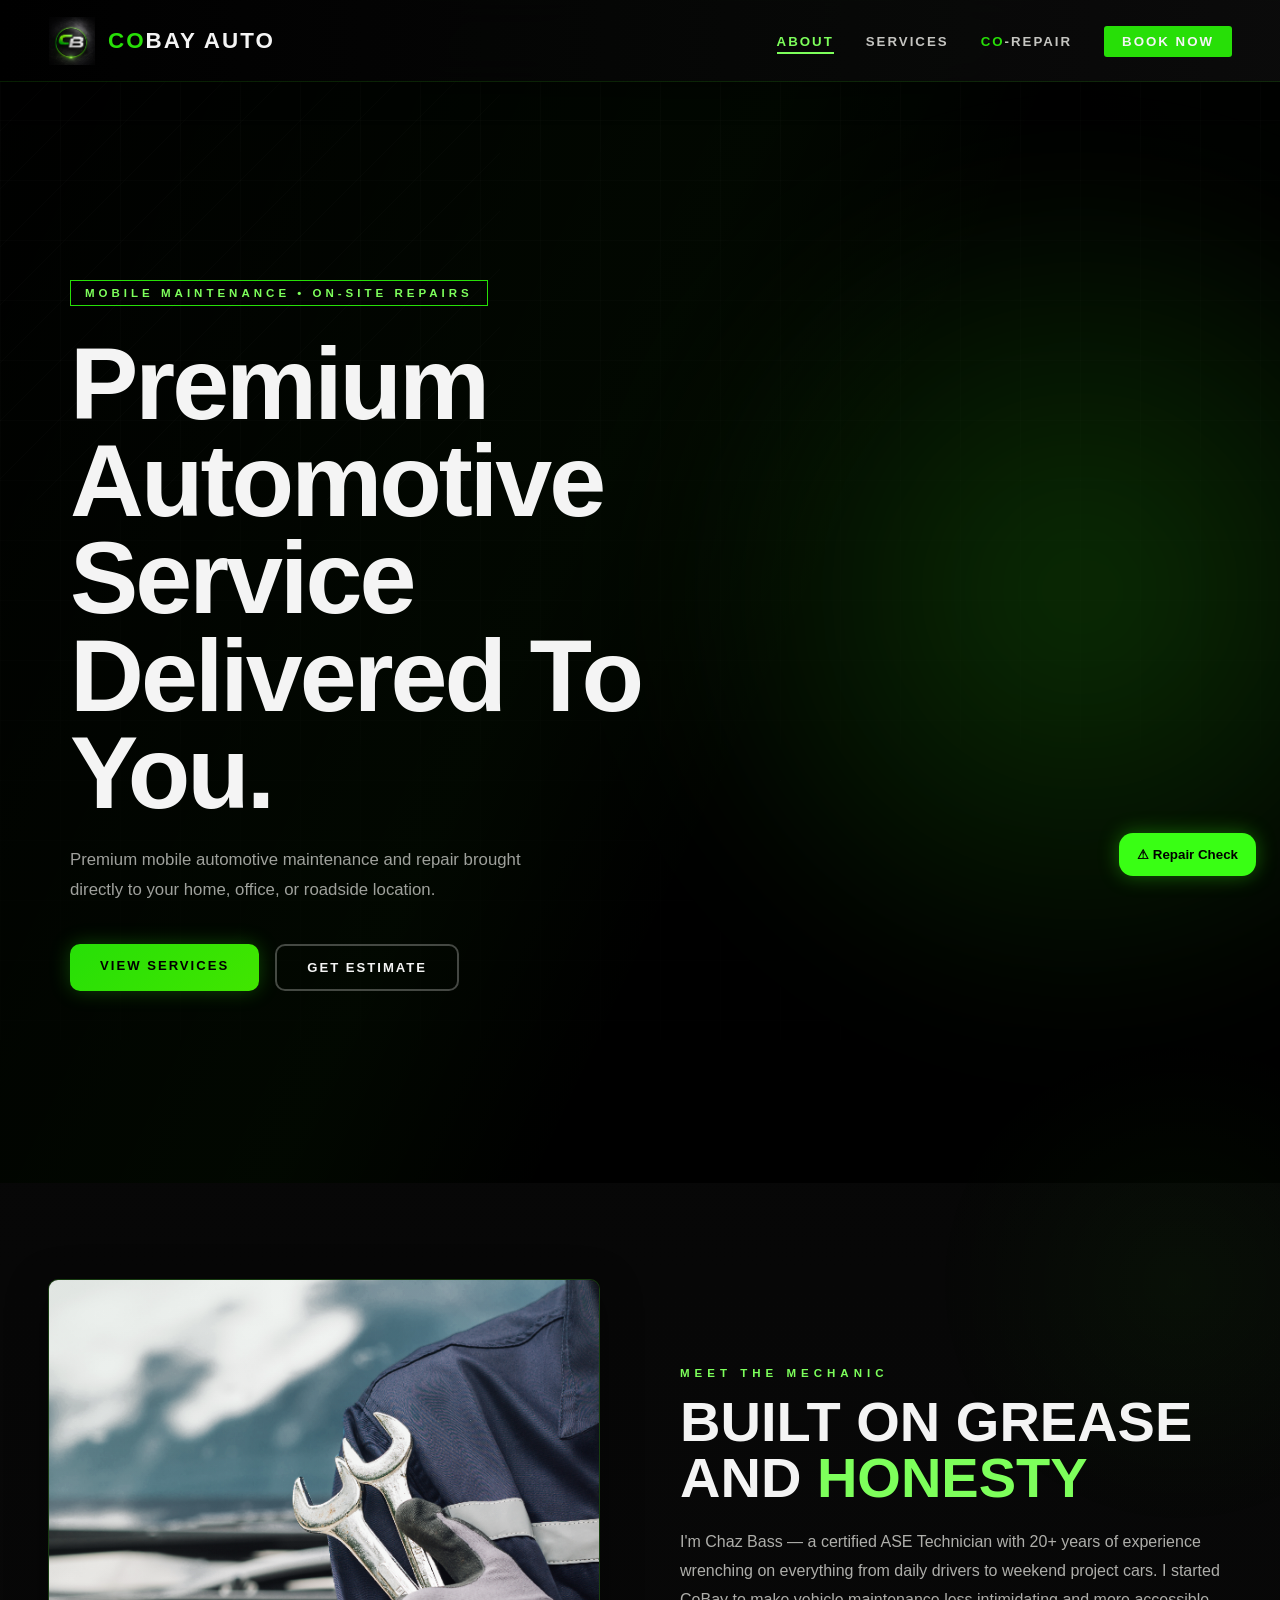
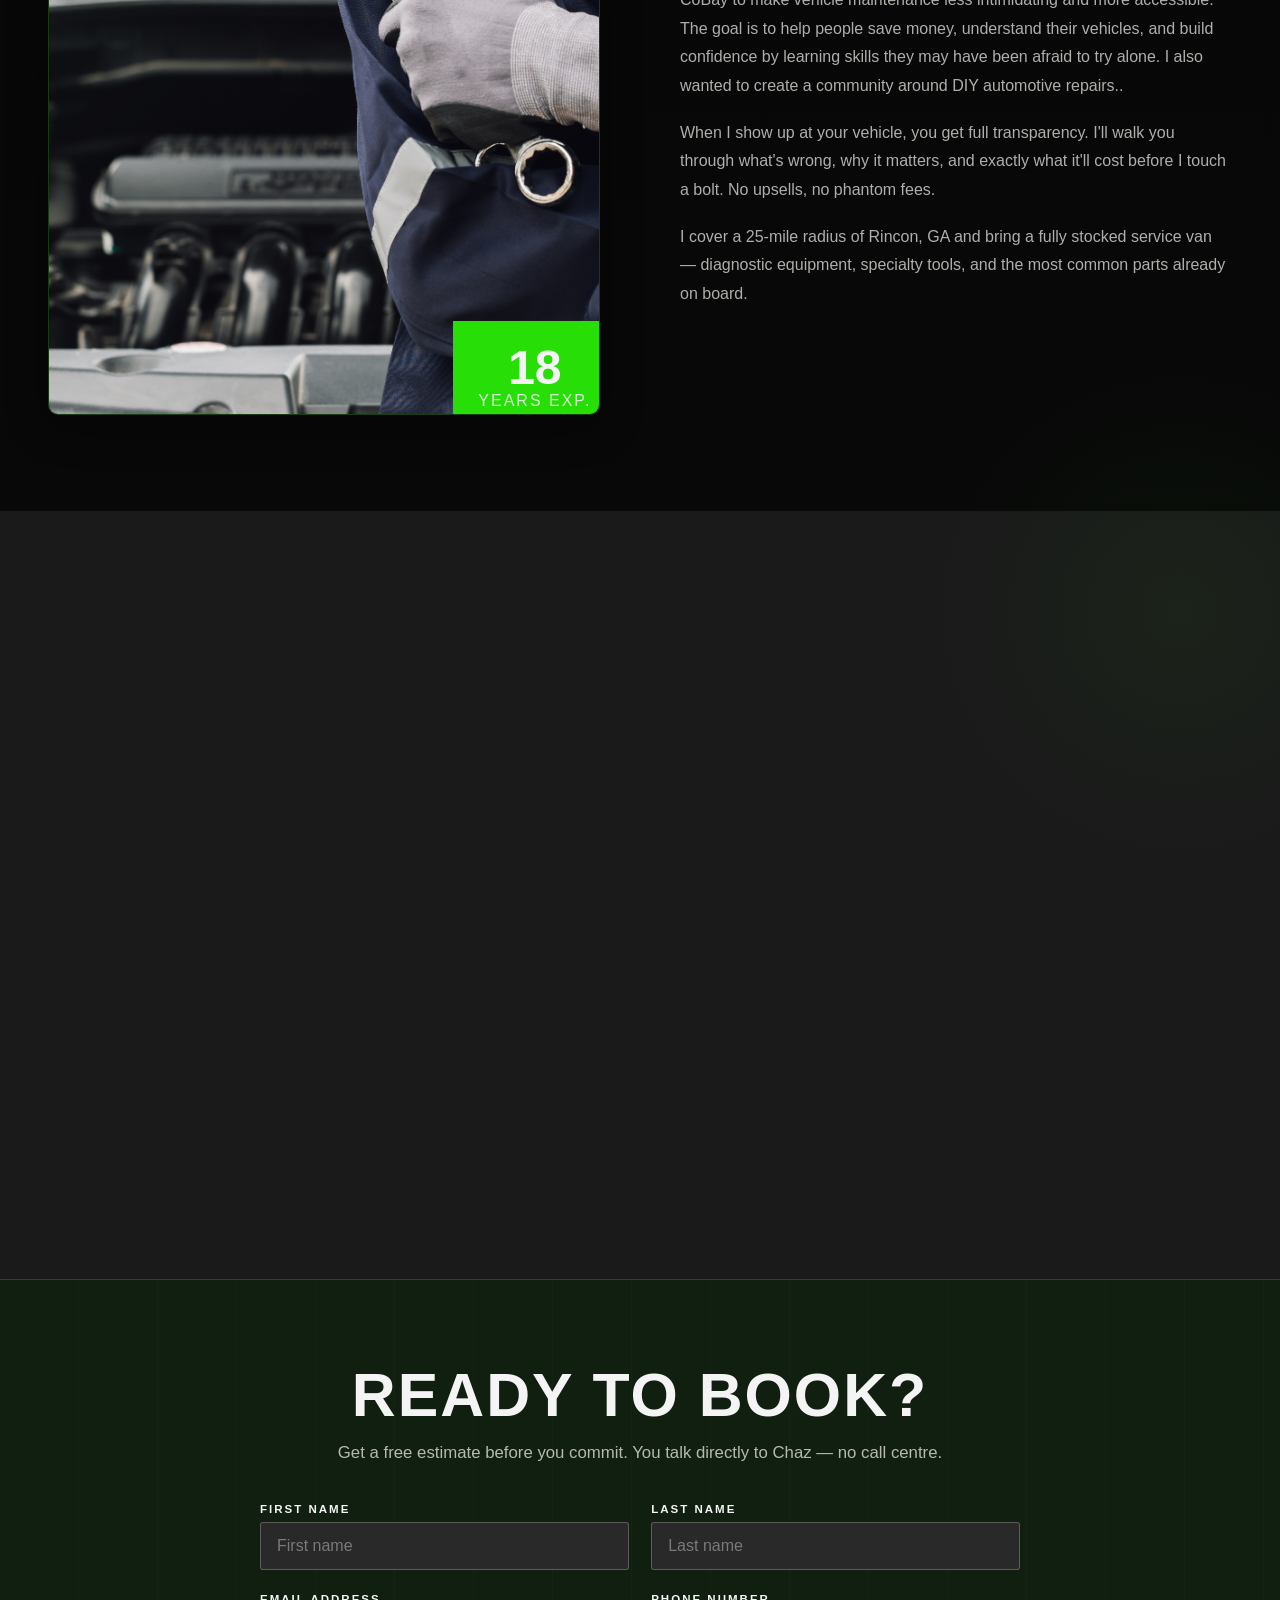
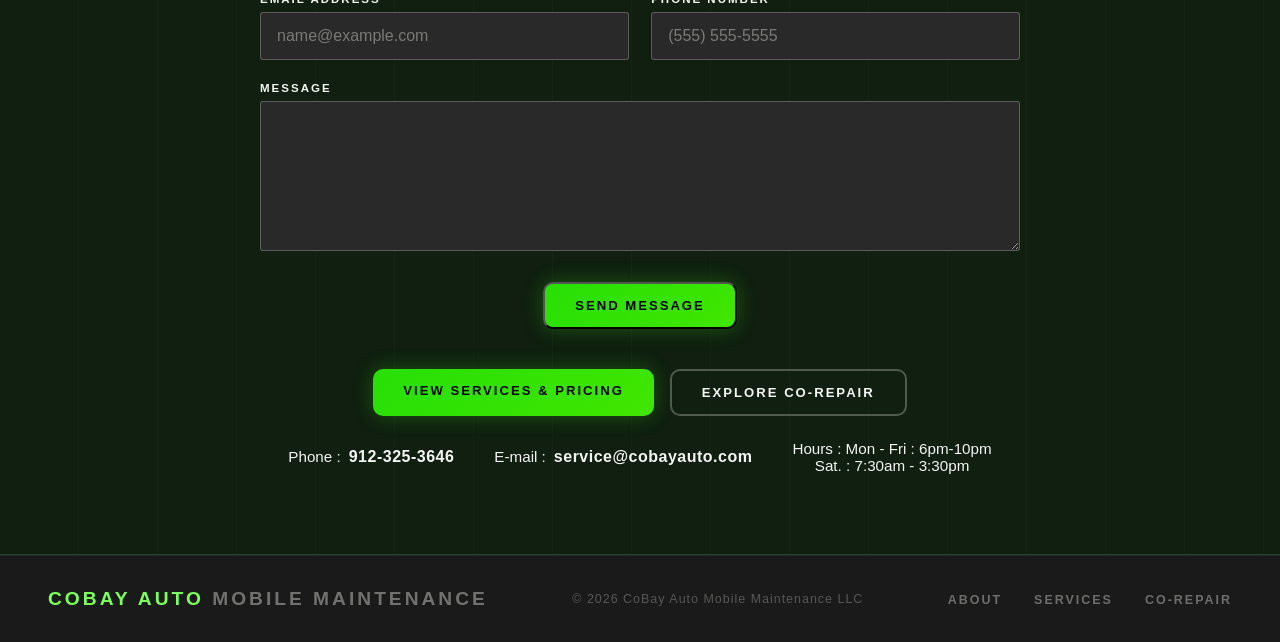
<file: index.html>
<!DOCTYPE html>
<html lang="en">
<head>
  <meta charset="UTF-8">
  <meta name="viewport" content="width=device-width, initial-scale=1.0">
  <title>CoBay Auto Mobile Maintenance LLC — About</title>
  <link rel="stylesheet" href="css/style.css">
</head>
<body>

  <a href="index.html#contact" class="mobile-book-btn">
    Book Now
  </a>

  <nav>
    <a class="nav-logo" href="index.html">
      <img src="images/cb-logo.png" alt="CoBay Auto Logo">
      <span><strong class="logo-green">Co</strong>Bay Auto</span>
    </a>
    <button class="nav-toggle" id="navToggle">
      <span></span>
      <span></span>
      <span></span>
    </button>
    <ul class="nav-links" id="navLinks">
      <li><a href="index.html">About</a></li>
      <li><a href="services.html">Services</a></li>
      <li><a href="learn.html">
        <span class="logo-green">Co</span>-Repair</a>
      </li>
      <li>
        <a href="index.html#contact" class="nav-cta">
          Book Now
        </a>
      </li>
    </ul>
  </nav>

  <!-- HERO -->
  <section class="hero cinematic-hero">
    <div class="hero-video-container">
      <video
        class="hero-video"
        autoplay
        muted
        loop
        playsinline
      >
        <source src="images/herovideo.mp4" type="video/mp4">
      </video>
    </div>
    <div class="hero-grid"></div>
    <div class="hero-glow"></div>
    <div class="hero-noise"></div>
    <div class="hero-inner">
      <div class="hero-left">
        <div class="badge a1">
          MOBILE MAINTENANCE • ON-SITE REPAIRS
        </div>
        <h1 class="hero-title a3">
          Premium Automotive Service
          <span>Delivered To You.</span>
        </h1>
        <p class="hero-sub a4">
          Premium mobile automotive maintenance and repair brought directly to your home, office, or roadside location.
        </p>
        <div class="btn-row a4">
          <a href="services.html" class="btn btn-primary">
            View Services
          </a>
          <a href="#contact" class="btn btn-ghost">
            Get Estimate
          </a>
        </div>
      </div>
    </div>
  </section>

  <!-- ABOUT -->
  <section>
    <div class="about-grid">
      <div style="position:relative" class="reveal">
        <div class="photo-box">
          <img src="images/mechanic.jpeg" alt="Mechanic">
          <div class="exp-badge">
            <span class="exp-num">18</span>
            <span class="exp-lbl">Years Exp.</span>
          </div>
        </div>
      </div>
      <div class="reveal">
        <span class="label">Meet the Mechanic</span>
        <h2 class="title">Built on Grease<br>and <em>Honesty</em></h2>
        <div class="about-text">
          <p>I'm Chaz Bass — a certified ASE Technician with 20+ years of experience wrenching on everything from daily drivers to weekend project cars. I started CoBay to make vehicle maintenance less intimidating and more accessible. The goal is to help people save money, understand their vehicles, and build confidence by learning skills they may have been afraid to try alone. I also wanted to create a community around DIY automotive repairs..</p>
          <p>When I show up at your vehicle, you get full transparency. I'll walk you through what's wrong, why it matters, and exactly what it'll cost before I touch a bolt. No upsells, no phantom fees.</p>
          <p>I cover a 25-mile radius of Rincon, GA and bring a fully stocked service van — diagnostic equipment, specialty tools, and the most common parts already on board.</p>
        </div>
        <!--
        <div class="stats-row">
          <div><span class="stat-n">Countless</span><span class="stat-l">Repairs Done</span></div>
          <div><span class="stat-n">25mi</span><span class="stat-l">Service Radius</span></div>
          <div><span class="stat-n">ASE</span><span class="stat-l">Certification</span></div>
        </div>
        -->
      </div>
    </div>
  </section>

  <!-- VALUES -->
  <section class="dark-bg">
    <div class="wrap">
      <span class="label reveal">Credentials & Approach</span>
      <h2 class="title reveal">Why CoBay<em> Auto</em></h2>
      <div class="card-grid">
        <div class="card reveal"><span class="card-icon"></span><h3>Experience that can't be Beaten</h3><p>Degree in Automotive Technology, graduated in 2008; dealership experience; 20+ years of hands-on automotive work. ASE certification.</p></div>
        <div class="card reveal"><span class="card-icon"></span><h3>We Come To You</h3><p>Home, office, parking lot, or roadside. Mobile service within 25 miles of Rincon, GA at launch; serving Effingham county, (Rincon, Springfield, Guyton) and nearby areas, with plans to expand as demand grows.</p></div>
        <div class="card reveal"><span class="card-icon"></span><h3>Plain-English Diagnostics</h3><p>Honest, patient, detailed, educational, transparent, safety-focused, and community-centered.</p></div>
        <div class="card reveal"><span class="card-icon"></span><h3>Same-Day Service</h3><p>Most jobs booked before noon are completed the same day. I run lean — no week-long shop waits.</p></div>
        <div class="card reveal"><span class="card-icon"></span><h3>We Fix It All</h3><p>Passenger vehicles, SUVs, light trucks, and common daily-driver maintenance and repair needs.</p></div>
        <div class="card reveal"><span class="card-icon"></span><h3>Co-Repair Option</h3><p>Learn while your car gets fixed. <a href="learn.html">See the Co-Repair program →</a></p></div>
      </div>
    </div>
  </section>

  <!-- CTA -->
  <div class="cta-band" id="contact">
    <h2>Ready to Book?</h2>
    <p>Get a free estimate before you commit. You talk directly to Chaz — no call centre.</p>
    <!-- CONTACT FORM -->
    <form action="php/send.php" method="post" class="contact-form">
      <div class="form-row">
        <div class="form-group">
          <label for="first_name">First Name</label>
          <input 
            type="text" 
            id="first_name" 
            name="first_name" 
            placeholder="First name" 
            required
          >
        </div>
        <div class="form-group">
          <label for="last_name">Last Name</label>
          <input 
            type="text" 
            id="last_name" 
            name="last_name" 
            placeholder="Last name" 
            required
          >
        </div>
      </div>
      <div class="form-row">
        <div class="form-group">
          <label for="email">Email Address</label>
          <input 
            type="email" 
            id="email" 
            name="email" 
            placeholder="name@example.com" 
            required
          >
        </div>
        <div class="form-group">
          <label for="phone">Phone Number</label>
          <input 
            type="tel" 
            id="phone" 
            name="phone" 
            placeholder="(555) 555-5555" 
            required
          >
        </div>
      </div>
      <div class="form-group">
        <label for="message">Message</label>
        <textarea 
          id="message" 
          name="message" 
          rows="6" 
          placeholder="
          - Service address
          - Vehicle year / make / model / engine
          - VIN (if available)
          - Mileage
          - Service requested
          - Symptoms / warning lights"
          required>
        </textarea>
      </div>
      <button type="submit" name="submit" class="btn btn-primary">
        Send Message
      </button>
    </form>
    <div class="btn-row" style="justify-content:center">
      <a href="services.html" class="btn btn-primary">View Services & Pricing</a>
      <a href="learn.html" class="btn btn-ghost">Explore Co-Repair</a>
    </div>
    <div class="contact-row">
      <div class="contact-item">Phone : <a href="tel:19123253646">912-325-3646</a></div>
      <div class="contact-item">E-mail : <a href="mailto:service@cobayauto.com">service@cobayauto.com</a></div>
      <div class="contact-item">Hours : Mon - Fri : 6pm-10pm </br>Sat. : 7:30am - 3:30pm </div>
    </div>
  </div>

  <footer>
    <div class="foot-logo">CoBay Auto<span> Mobile Maintenance</span></div>
    <div class="foot-copy">© 2026 CoBay Auto Mobile Maintenance LLC</div>
    <ul class="foot-links">
      <li><a href="index.html">About</a></li>
      <li><a href="services.html">Services</a></li>
      <li><a href="learn.html">Co-Repair</a></li>
    </ul>
  </footer>

  <script src="js/main.js"></script>

  <div class="urgency-widget" id="urgencyWidget">
    <button class="urgency-toggle" id="urgencyToggle">
      ⚠ Repair Check
    </button>
    <div class="urgency-panel">
      <h3>Repair Urgency Meter</h3>
      <p>Select any symptoms your vehicle has:</p>
      <label><input type="checkbox" value="1"> Check engine light</label>
      <label><input type="checkbox" value="3"> Overheating</label>
      <label><input type="checkbox" value="3"> Grinding brakes</label>
      <label><input type="checkbox" value="2"> Hard starting</label>
      <label><input type="checkbox" value="3"> Fluid leak</label>
      <label><input type="checkbox" value="2"> Battery dying</label>
      <button id="calculateUrgency">
        Check Vehicle Status
      </button>
      <div class="urgency-result" id="urgencyResult">
        Select symptoms above
      </div>
    </div>
  </div>

</body>
</html>
</file>
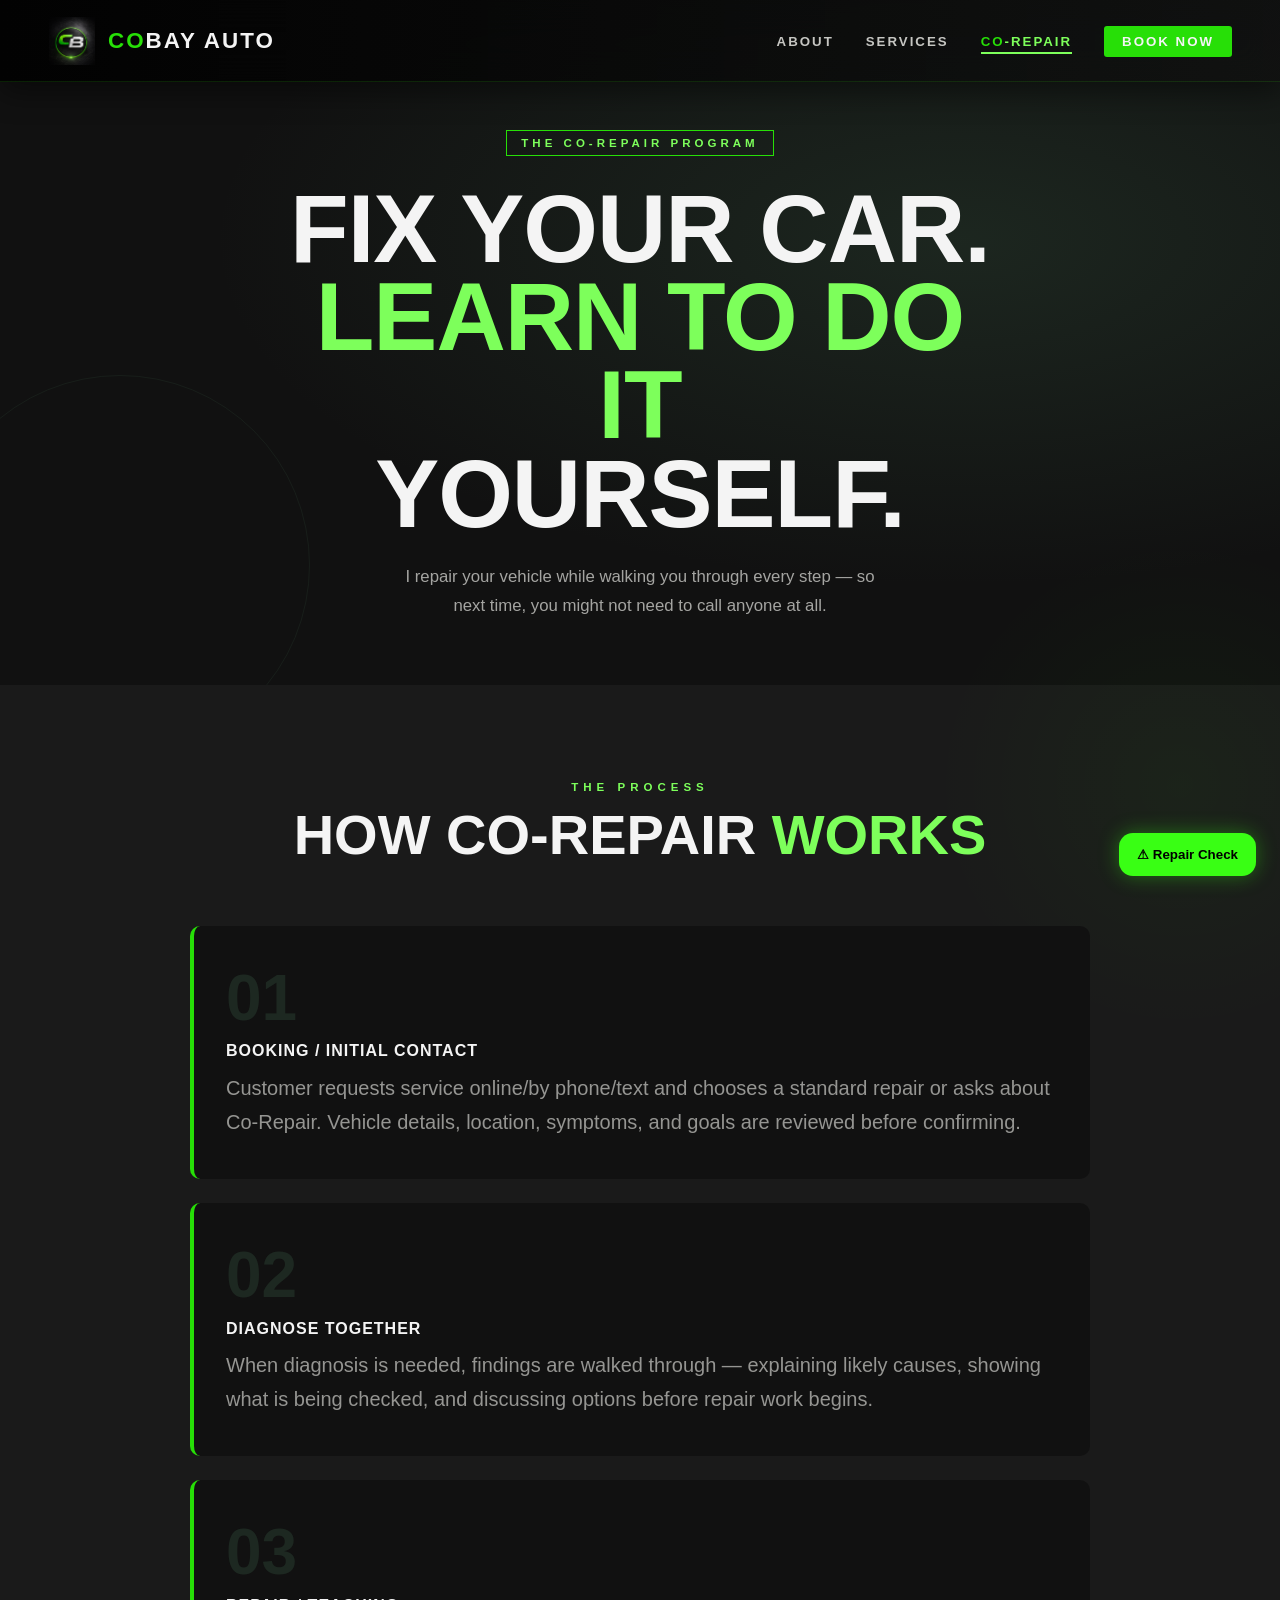
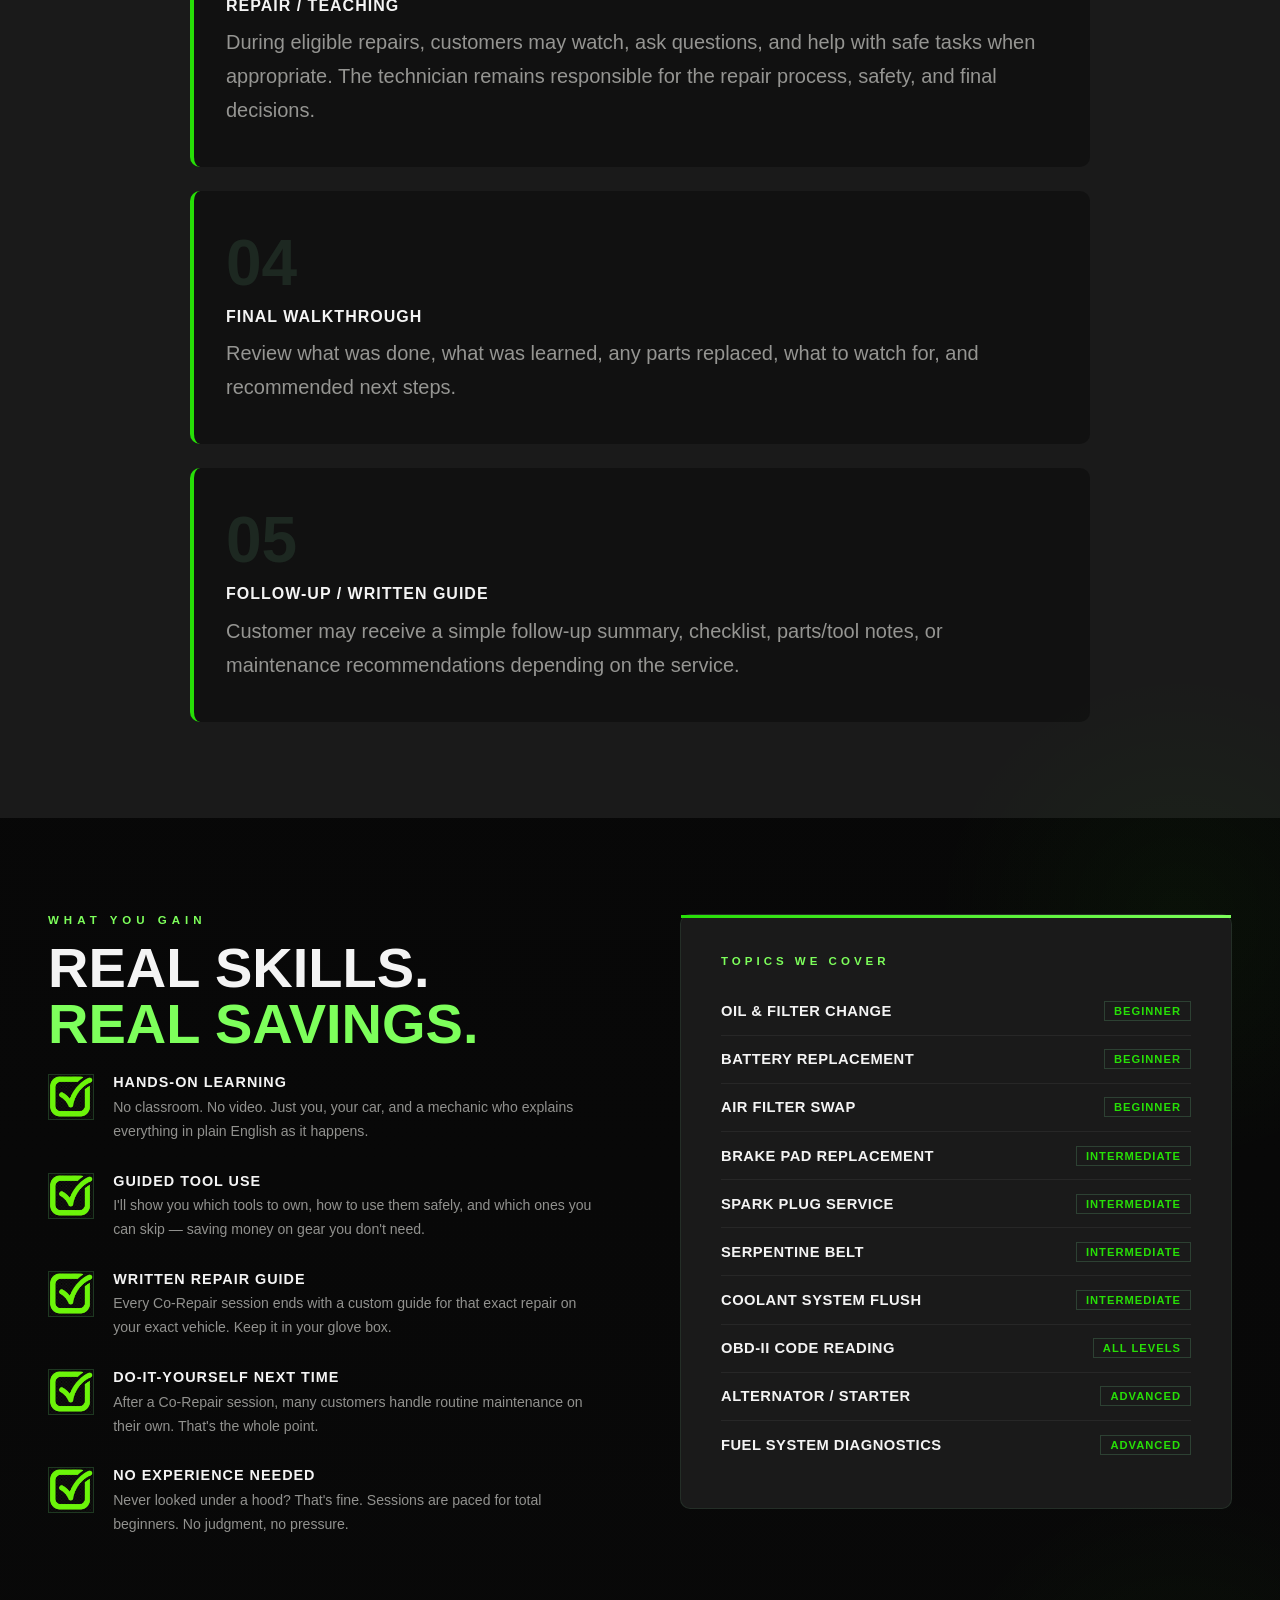
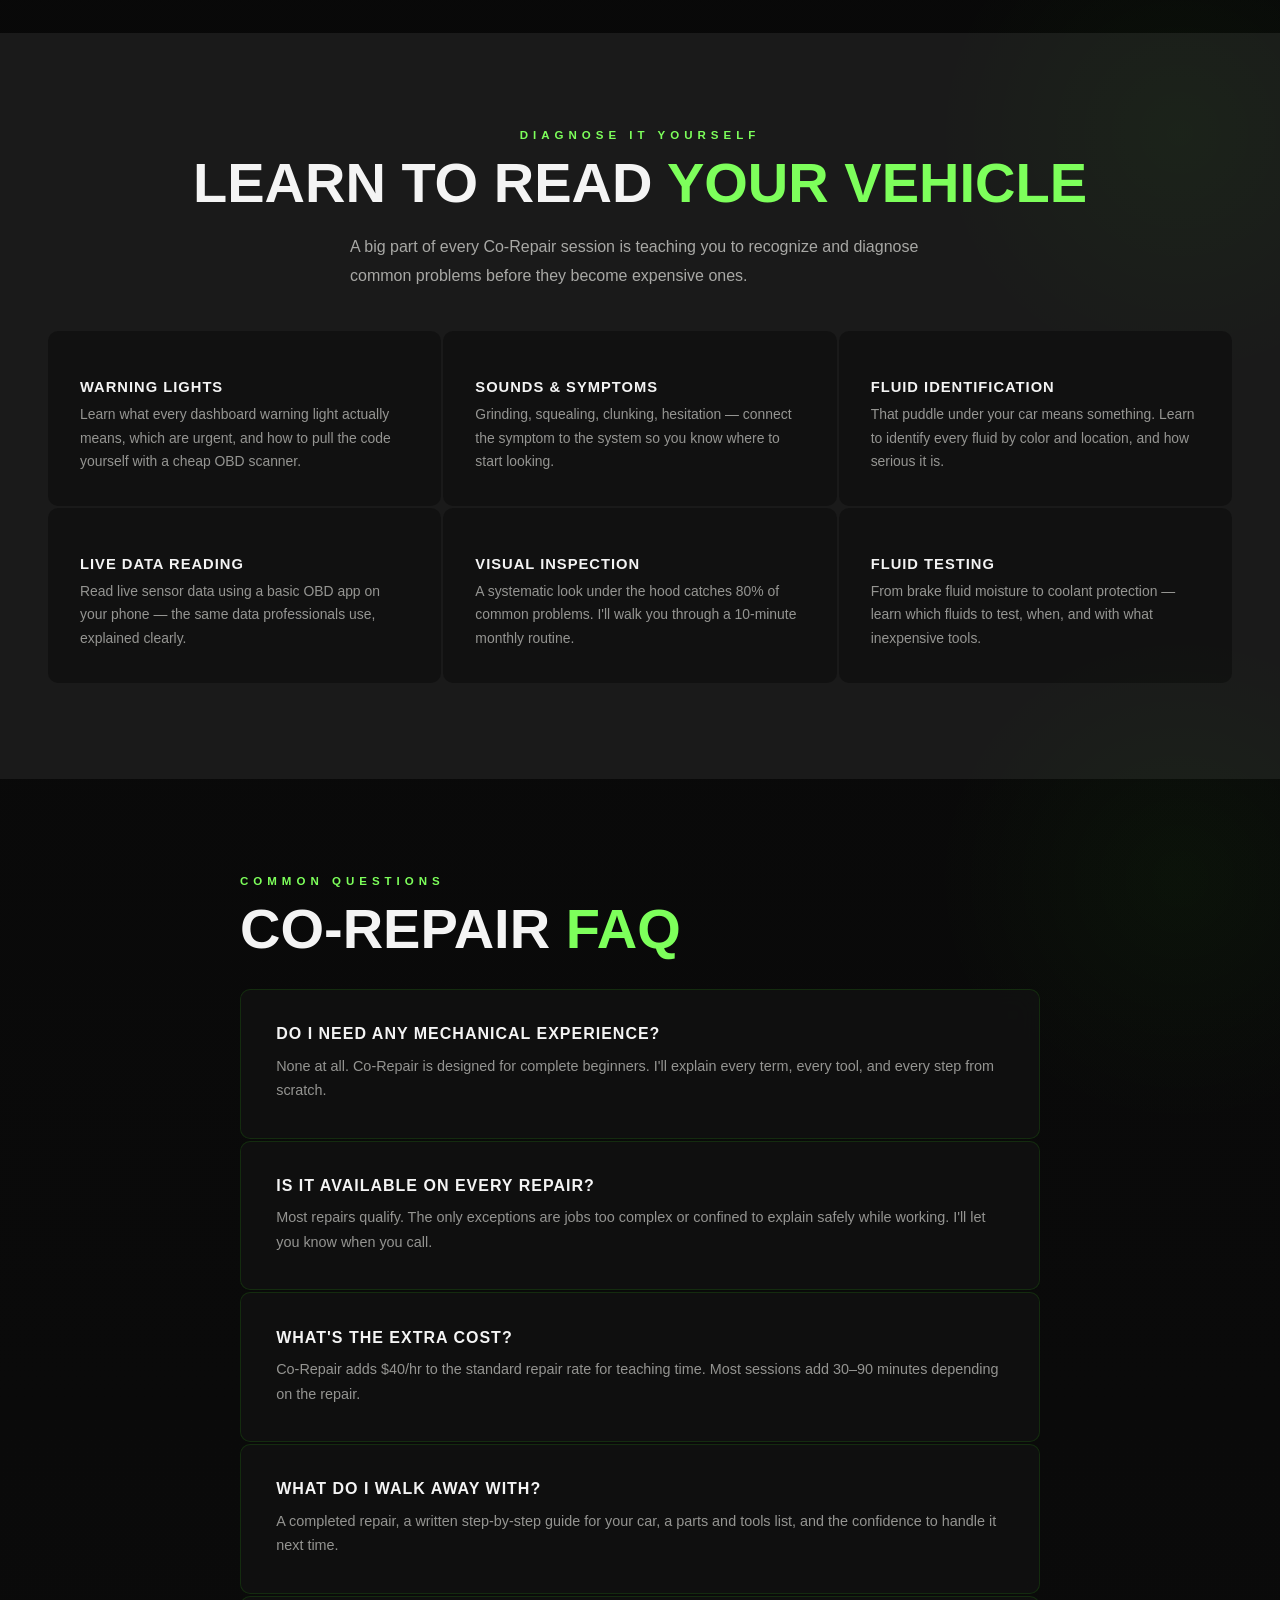
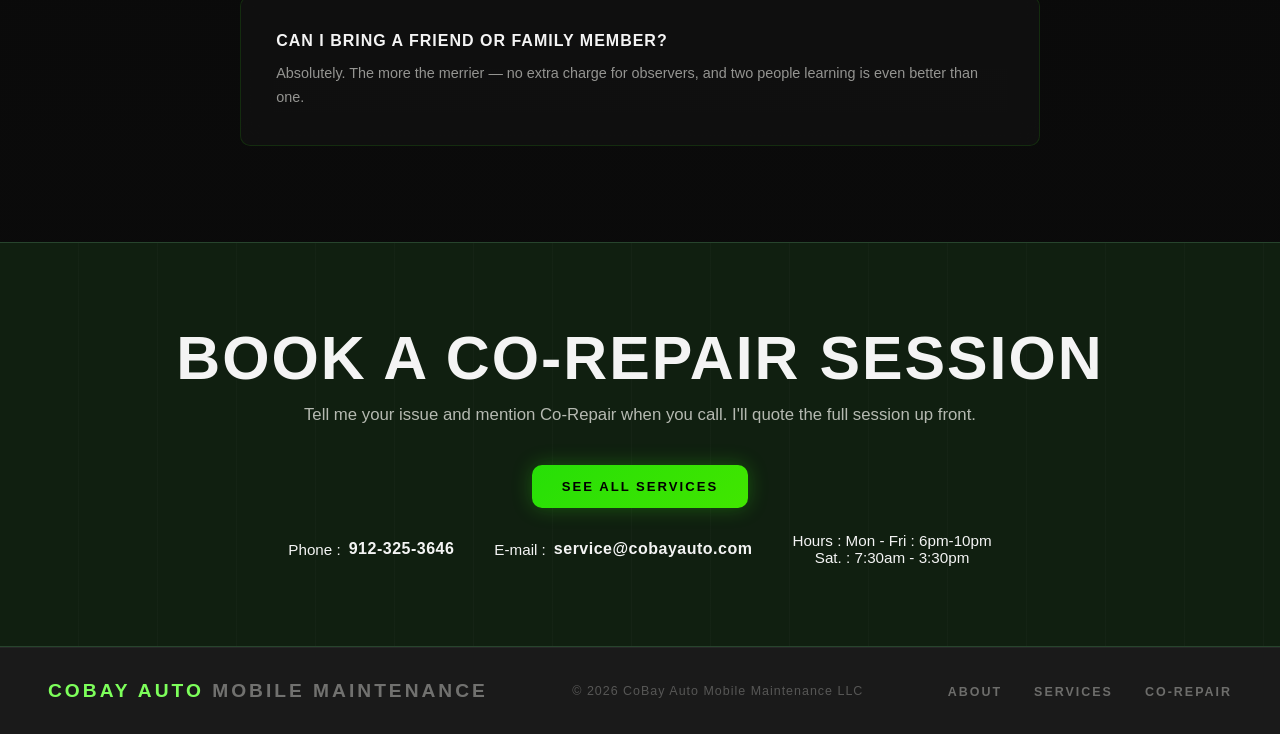
<file: learn.html>
<!DOCTYPE html>
<html lang="en">
<head>
  <meta charset="UTF-8">
  <meta name="viewport" content="width=device-width, initial-scale=1.0">
  <title>CoBay Auto Mobile Maintenance LLC — Co-Repair Program</title>
  <link rel="stylesheet" href="css/style.css">
</head>
<body>

  <a href="index.html#contact" class="mobile-book-btn">
    Book Now
  </a>

  <nav>
    <a class="nav-logo" href="index.html">
      <img src="images/cb-logo.png" alt="CoBay Auto Logo">
      <span><strong class="logo-green">Co</strong>Bay Auto</span>
    </a>
    <button class="nav-toggle" id="navToggle">
      <span></span>
      <span></span>
      <span></span>
    </button>
    <ul class="nav-links" id="navLinks">
      <li><a href="index.html">About</a></li>
      <li><a href="services.html">Services</a></li>
      <li><a href="learn.html">
        <span class="logo-green">Co</span>-Repair</a>
      </li>
      <li>
        <a href="index.html#contact" class="nav-cta">
          Book Now
        </a>
      </li>
    </ul>
  </nav>

  <div class="learn-hero">
    <div class="learn-deco"></div>
    <div style="position:relative;z-index:1;max-width:720px;margin:0 auto;text-align:center;">
      <div class="badge a1">The Co-Repair Program</div>
      <h1 class="page-title a2">Fix Your Car.<br><em>Learn to Do It</em><br>Yourself.</h1>
      <p class="hero-sub a3" style="margin-left:auto;margin-right:auto">
        I repair your vehicle while walking you through every step — so next time, you might not need to call anyone at all.
      </p>
    </div>
  </div>

  <!-- HOW IT WORKS -->
  <section class="dark-bg">
    <div class="wrap">
      <span class="label reveal">The Process</span>
      <h2 class="title reveal">How Co-Repair <em>Works</em></h2>
      <div class="steps-grid">
        <div class="step reveal"><div class="step-num">01</div>
          <h3>Booking / Initial Contact</h3>
          <p>Customer requests service online/by phone/text and chooses a standard
          repair or asks about Co-Repair. Vehicle details, location, symptoms,
          and goals are reviewed before confirming.</p>
        </div>
        <div class="step reveal"><div class="step-num">02</div>
          <h3>Diagnose Together</h3>
          <p>When diagnosis is needed, findings are walked through — explaining
          likely causes, showing what is being checked, and discussing options
          before repair work begins.</p>
        </div>
        <div class="step reveal"><div class="step-num">03</div>
          <h3>Repair / Teaching</h3>
          <p>During eligible repairs, customers may watch, ask questions, and help
          with safe tasks when appropriate. The technician remains responsible
          for the repair process, safety, and final decisions.</p>
        </div>
        <div class="step reveal"><div class="step-num">04</div>
          <h3>Final Walkthrough</h3>
          <p>Review what was done, what was learned, any parts replaced, what to
          watch for, and recommended next steps.</p>
        </div>
        <div class="step reveal"><div class="step-num">05</div>
          <h3>Follow-Up / Written Guide</h3>
          <p>Customer may receive a simple follow-up summary, checklist, parts/tool
          notes, or maintenance recommendations depending on the service.</p>
        </div>
      </div>
    </div>
  </section>

  <!-- FEATURES + TOPICS -->
  <section>
    <div class="two-col">
      <div>
        <span class="label reveal">What You Gain</span>
        <h2 class="title reveal">Real Skills.<br><em>Real Savings.</em></h2>
        <div class="feat-list">
          <div class="feat-item reveal">
            <div class="feat-ico">
              <img src="images/bullet.png" alt="">
            </div>
            <div><h4>Hands-On Learning</h4><p>No classroom. No video. Just you, your car, and a mechanic who explains everything in plain English as it happens.</p>
            </div>
          </div>
          <div class="feat-item reveal">
            <div class="feat-ico">
              <img src="images/bullet.png" alt="">
            </div>
            <div><h4>Guided Tool Use</h4><p>I'll show you which tools to own, how to use them safely, and which ones you can skip — saving money on gear you don't need.</p>
            </div>
          </div>
          <div class="feat-item reveal">
            <div class="feat-ico">
              <img src="images/bullet.png" alt="">
            </div>
            <div><h4>Written Repair Guide</h4><p>Every Co-Repair session ends with a custom guide for that exact repair on your exact vehicle. Keep it in your glove box.</p>
            </div>
          </div>
          <div class="feat-item reveal">
            <div class="feat-ico">
              <img src="images/bullet.png" alt="">
            </div>
            <div><h4>Do-It-Yourself Next Time</h4><p>After a Co-Repair session, many customers handle routine maintenance on their own. That's the whole point.</p>
            </div>
          </div>
          <div class="feat-item reveal">
            <div class="feat-ico">
              <img src="images/bullet.png" alt="">
            </div>
            <div><h4>No Experience Needed</h4><p>Never looked under a hood? That's fine. Sessions are paced for total beginners. No judgment, no pressure.</p>
            </div>
          </div>
        </div>
      </div>

      <div class="topic-panel reveal">
        <span class="topic-lbl">Topics We Cover</span>
        <div class="topic-row"><span class="topic-name">Oil & Filter Change</span><span class="topic-lvl">Beginner</span></div>
        <div class="topic-row"><span class="topic-name">Battery Replacement</span><span class="topic-lvl">Beginner</span></div>
        <div class="topic-row"><span class="topic-name">Air Filter Swap</span><span class="topic-lvl">Beginner</span></div>
        <div class="topic-row"><span class="topic-name">Brake Pad Replacement</span><span class="topic-lvl">Intermediate</span></div>
        <div class="topic-row"><span class="topic-name">Spark Plug Service</span><span class="topic-lvl">Intermediate</span></div>
        <div class="topic-row"><span class="topic-name">Serpentine Belt</span><span class="topic-lvl">Intermediate</span></div>
        <div class="topic-row"><span class="topic-name">Coolant System Flush</span><span class="topic-lvl">Intermediate</span></div>
        <div class="topic-row"><span class="topic-name">OBD-II Code Reading</span><span class="topic-lvl">All Levels</span></div>
        <div class="topic-row"><span class="topic-name">Alternator / Starter</span><span class="topic-lvl">Advanced</span></div>
        <div class="topic-row"><span class="topic-name">Fuel System Diagnostics</span><span class="topic-lvl">Advanced</span></div>
      </div>
    </div>
  </section>

  <!-- DIAGNOSTICS -->
  <section class="dark-bg">
    <div class="wrap">
      <span class="label reveal">Diagnose It Yourself</span>
      <h2 class="title reveal">Learn to Read <em>Your Vehicle</em></h2>
      <p style="color:rgba(245,245,240,0.65);max-width:580px;line-height:1.8" class="reveal">A big part of every Co-Repair session is teaching you to recognize and diagnose common problems before they become expensive ones.</p>
      <div class="diag-grid">
        <div class="diag-card reveal"><span class="diag-ico"></span><h3>Warning Lights</h3><p>Learn what every dashboard warning light actually means, which are urgent, and how to pull the code yourself with a cheap OBD scanner.</p></div>
        <div class="diag-card reveal"><span class="diag-ico"></span><h3>Sounds & Symptoms</h3><p>Grinding, squealing, clunking, hesitation — connect the symptom to the system so you know where to start looking.</p></div>
        <div class="diag-card reveal"><span class="diag-ico"></span><h3>Fluid Identification</h3><p>That puddle under your car means something. Learn to identify every fluid by color and location, and how serious it is.</p></div>
        <div class="diag-card reveal"><span class="diag-ico"></span><h3>Live Data Reading</h3><p>Read live sensor data using a basic OBD app on your phone — the same data professionals use, explained clearly.</p></div>
        <div class="diag-card reveal"><span class="diag-ico"></span><h3>Visual Inspection</h3><p>A systematic look under the hood catches 80% of common problems. I'll walk you through a 10-minute monthly routine.</p></div>
        <div class="diag-card reveal"><span class="diag-ico"></span><h3>Fluid Testing</h3><p>From brake fluid moisture to coolant protection — learn which fluids to test, when, and with what inexpensive tools.</p></div>
      </div>
    </div>
  </section>

  <!-- FAQ -->
  <section>
    <div style="max-width:800px;margin:0 auto">
      <span class="label reveal">Common Questions</span>
      <h2 class="title reveal">Co-Repair <em>FAQ</em></h2>
      <div class="card-grid" style="grid-template-columns:1fr;margin-top:2rem">
        <div class="card reveal"><h3>Do I need any mechanical experience?</h3><p>None at all. Co-Repair is designed for complete beginners. I'll explain every term, every tool, and every step from scratch.</p></div>
        <div class="card reveal"><h3>Is it available on every repair?</h3><p>Most repairs qualify. The only exceptions are jobs too complex or confined to explain safely while working. I'll let you know when you call.</p></div>
        <div class="card reveal"><h3>What's the extra cost?</h3><p>Co-Repair adds $40/hr to the standard repair rate for teaching time. Most sessions add 30–90 minutes depending on the repair.</p></div>
        <div class="card reveal"><h3>What do I walk away with?</h3><p>A completed repair, a written step-by-step guide for your car, a parts and tools list, and the confidence to handle it next time.</p></div>
        <div class="card reveal"><h3>Can I bring a friend or family member?</h3><p>Absolutely. The more the merrier — no extra charge for observers, and two people learning is even better than one.</p></div>
      </div>
    </div>
  </section>

  <div class="cta-band">
    <h2>Book a Co-Repair Session</h2>
    <p>Tell me your issue and mention Co-Repair when you call. I'll quote the full session up front.</p>
    <div class="btn-row" style="justify-content:center">
      <a href="services.html" class="btn btn-primary">See All Services</a>
    </div>
    <div class="contact-row">
      <div class="contact-item">Phone : <a href="tel:19123253646">912-325-3646</a></div>
      <div class="contact-item">E-mail : <a href="mailto:service@cobayauto.com">service@cobayauto.com</a></div>
      <div class="contact-item">Hours : Mon - Fri : 6pm-10pm </br>Sat. : 7:30am - 3:30pm </div>
    </div>
  </div>

  <footer>
    <div class="foot-logo">CoBay Auto<span> Mobile Maintenance</span></div>
    <div class="foot-copy">© 2026 CoBay Auto Mobile Maintenance LLC</div>
    <ul class="foot-links">
      <li><a href="index.html">About</a></li>
      <li><a href="services.html">Services</a></li>
      <li><a href="learn.html">Co-Repair</a></li>
    </ul>
  </footer>

  <script src="js/main.js"></script>

  <div class="urgency-widget" id="urgencyWidget">
    <button class="urgency-toggle" id="urgencyToggle">
      ⚠ Repair Check
    </button>
    <div class="urgency-panel">
      <h3>Repair Urgency Meter</h3>
      <p>Select any symptoms your vehicle has:</p>
      <label><input type="checkbox" value="1"> Check engine light</label>
      <label><input type="checkbox" value="3"> Overheating</label>
      <label><input type="checkbox" value="3"> Grinding brakes</label>
      <label><input type="checkbox" value="2"> Hard starting</label>
      <label><input type="checkbox" value="3"> Fluid leak</label>
      <label><input type="checkbox" value="2"> Battery dying</label>
      <button id="calculateUrgency">
        Check Vehicle Status
      </button>
      <div class="urgency-result" id="urgencyResult">
        Select symptoms above
      </div>
    </div>
  </div>

</body>
</html>
</file>
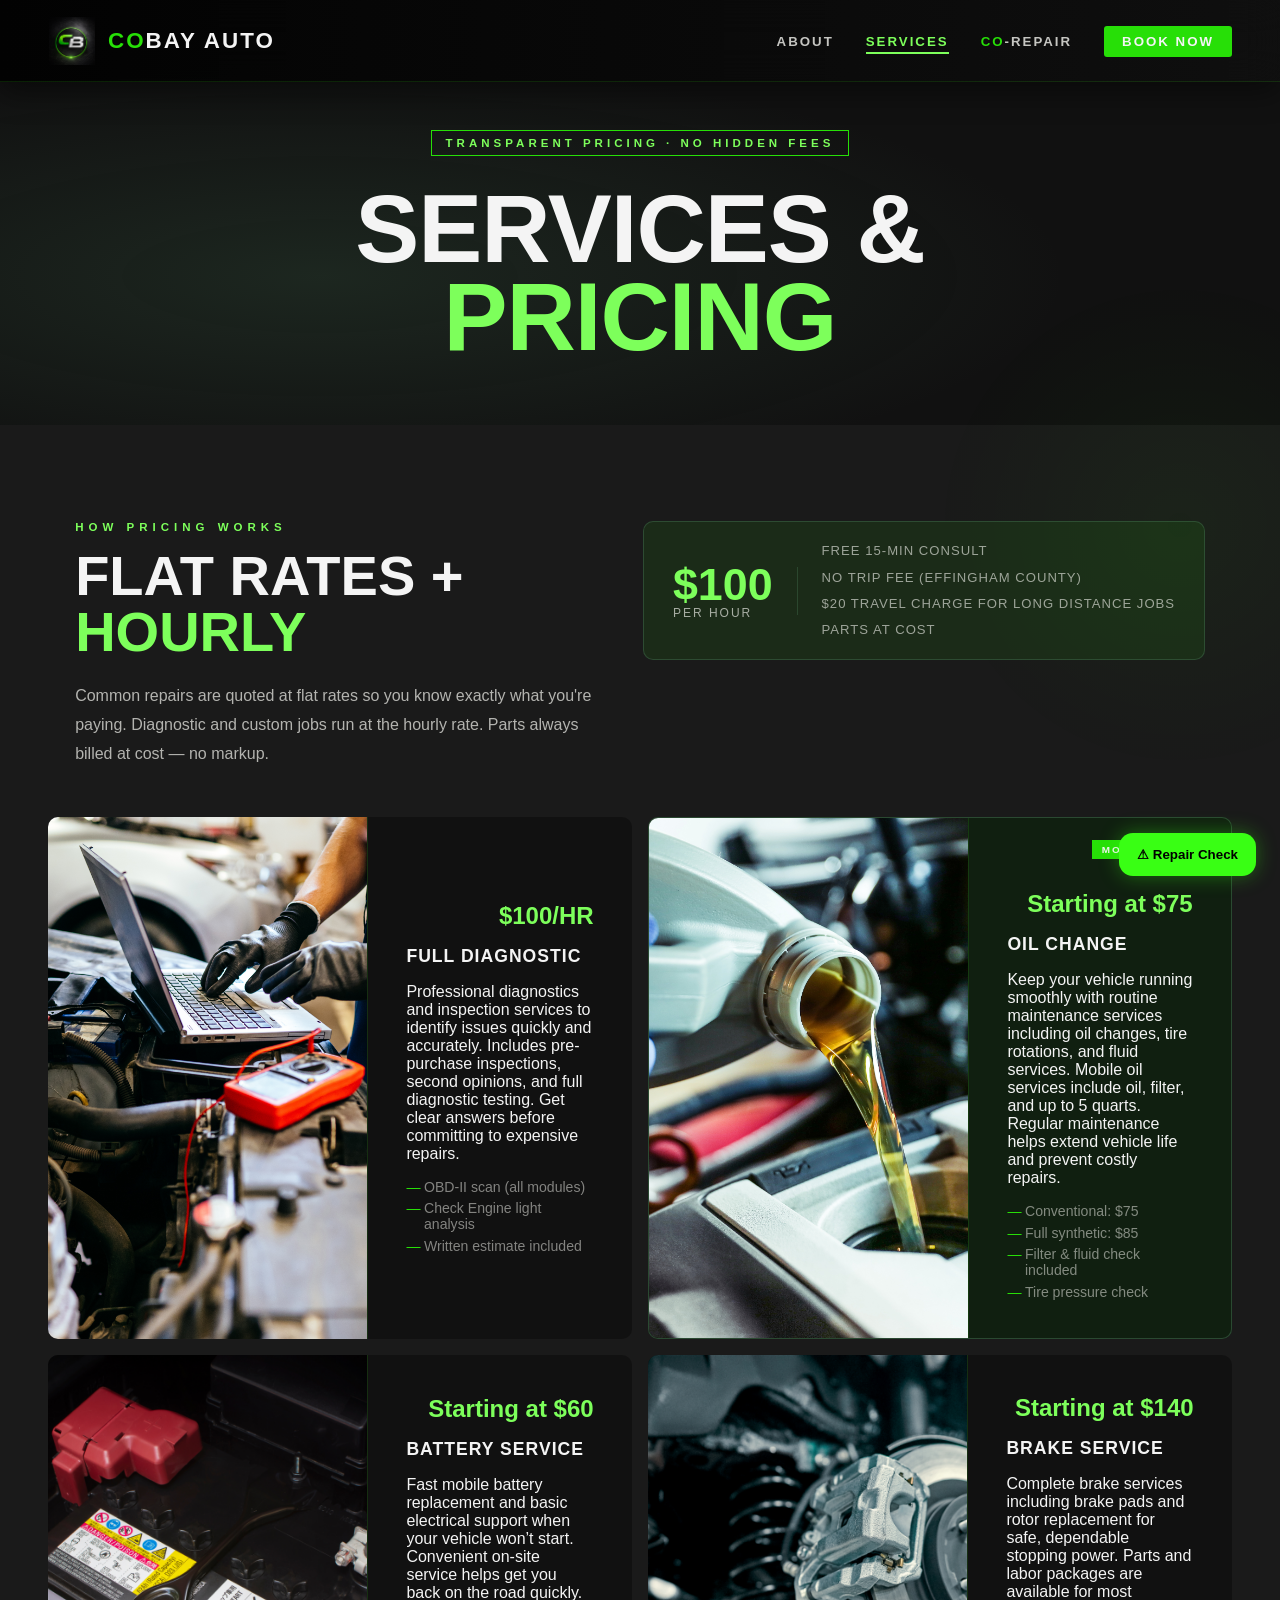
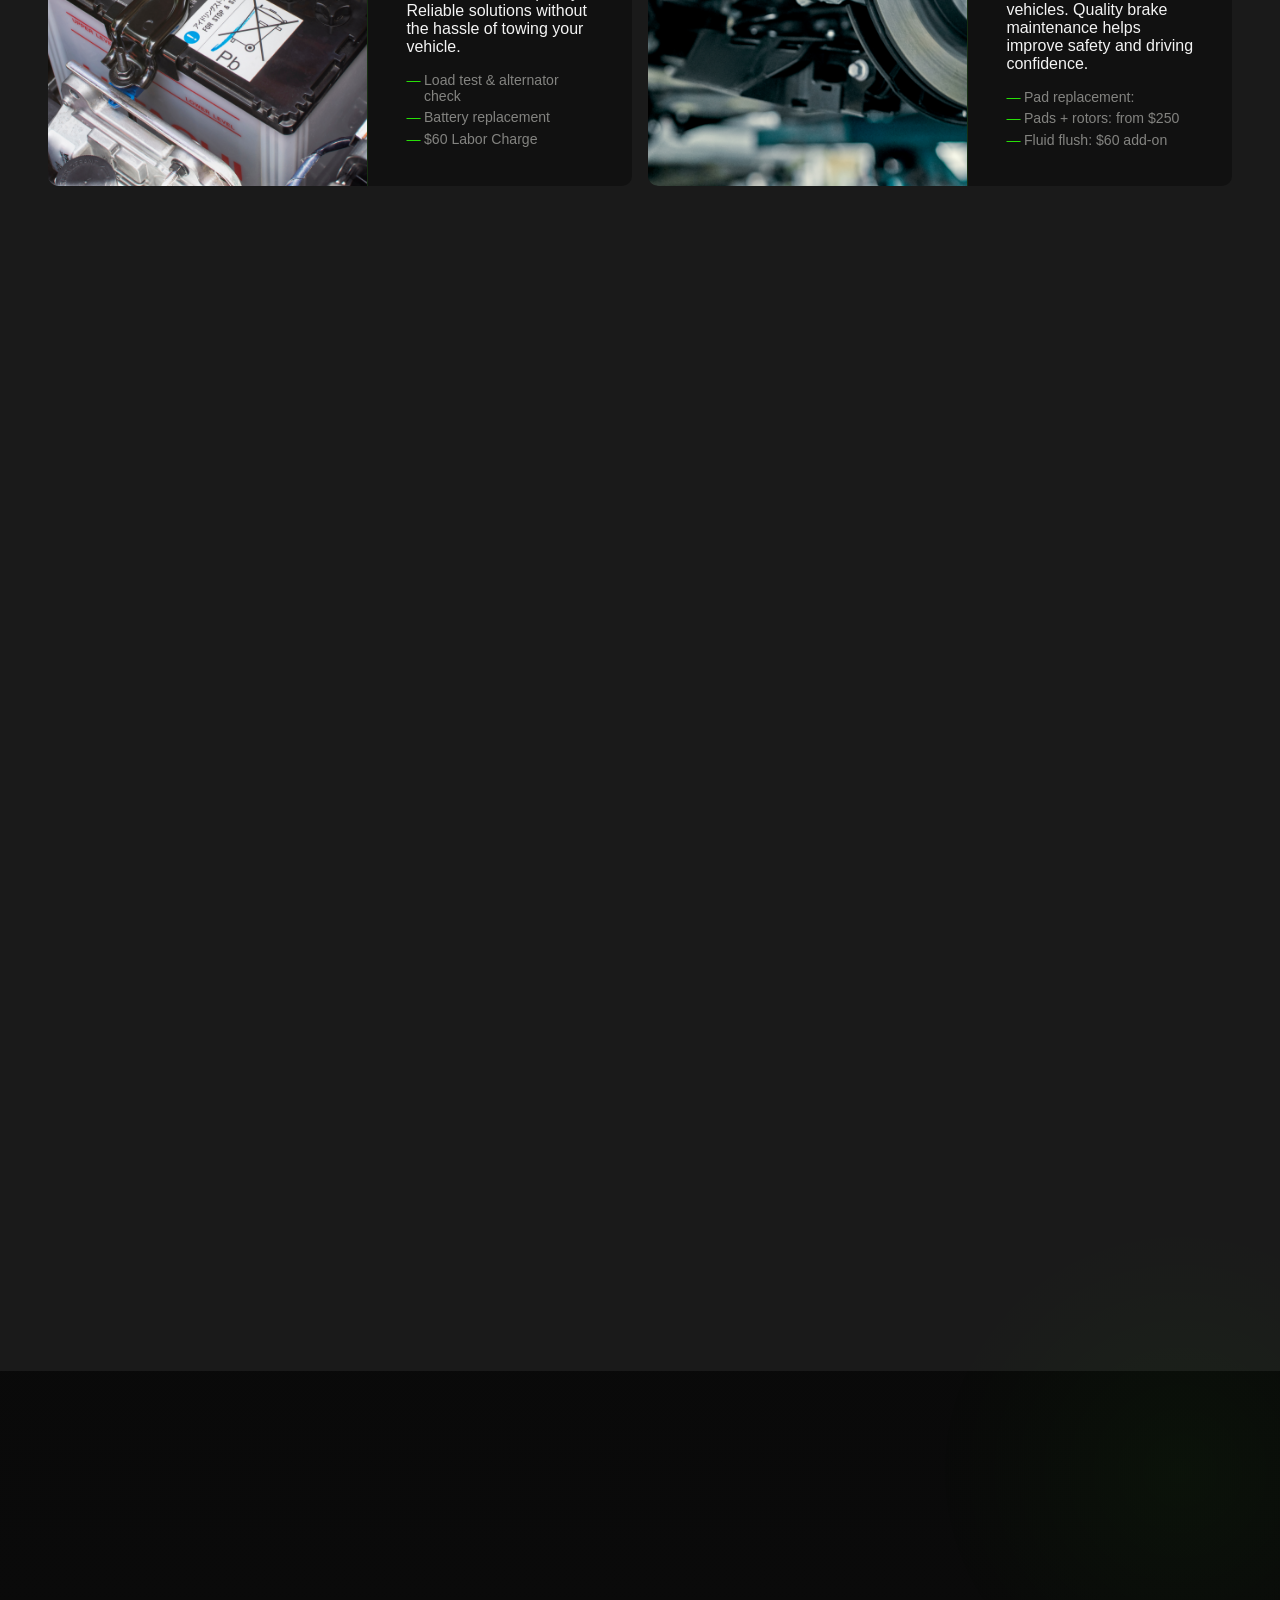
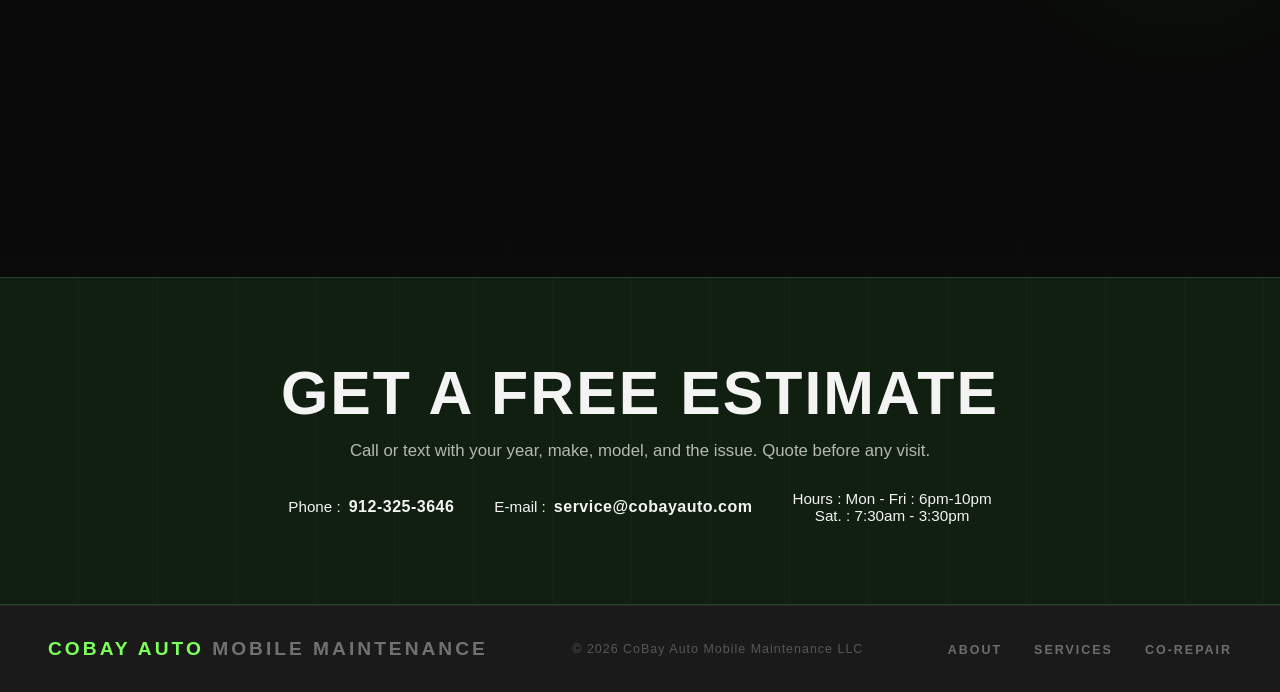
<file: services.html>
<!DOCTYPE html>
<html lang="en">
<head>
  <meta charset="UTF-8">
  <meta name="viewport" content="width=device-width, initial-scale=1.0">
  <title>CoBay Auto Mobile Maintenance LLC — Services & Pricing</title>
  <link rel="stylesheet" href="css/style.css">
</head>
<body>

  <a href="index.html#contact" class="mobile-book-btn">
    Book Now
  </a>

  <nav>
    <a class="nav-logo" href="index.html">
      <img src="images/cb-logo.png" alt="CoBay Auto Logo">
      <span><strong class="logo-green">Co</strong>Bay Auto</span>
    </a>
    <button class="nav-toggle" id="navToggle">
      <span></span>
      <span></span>
      <span></span>
    </button>
    <ul class="nav-links" id="navLinks">
      <li><a href="index.html">About</a></li>
      <li><a href="services.html">Services</a></li>
      <li><a href="learn.html">
        <span class="logo-green">Co</span>-Repair</a>
      </li>
      <li>
        <a href="index.html#contact" class="nav-cta">
          Book Now
        </a>
      </li>
    </ul>
  </nav>

  <div class="page-hero">
  <div style="text-align:center;width:100%;">
    <div class="badge a1">
      Transparent Pricing · No Hidden Fees
    </div>
    <h1 class="page-title a2">
      Services &amp;<br><em>Pricing</em>
    </h1>
  </div>
  </div>

  <section class="dark-bg">
    <div class="wrap">
      <div style="display:flex;align-items:flex-start;justify-content:space-between;gap:3rem;flex-wrap:wrap;margin-bottom:3rem">
        <div style="max-width:520px" class="reveal">
          <span class="label">How Pricing Works</span>
          <h2 class="title">Flat Rates + <em>Hourly</em></h2>
          <p style="color:rgba(245,245,240,0.7);line-height:1.8">Common repairs are quoted at flat rates so you know exactly what you're paying. Diagnostic and custom jobs run at the hourly rate. Parts always billed at cost — no markup.</p>
        </div>
        <div class="reveal">
          <div class="rate-box">
            <div><div class="rate-num">$100</div><div class="rate-lbl">Per Hour</div></div>
            <div class="rate-div"></div>
            <div style="font-size:0.82rem;letter-spacing:1px;text-transform:uppercase;color:rgba(245,245,240,0.6);line-height:2">
              Free 15-min Consult<br>
              No Trip Fee (Effingham County)<br>
              $20 Travel Charge for Long Distance Jobs<br>
              Parts at Cost
            </div>
          </div>
        </div>
      </div>

      <div class="svc-grid">
        <div class="svc-card reveal">
          <div class="svc-image">
            <img src="images/diagnostic.jpeg" alt="Diagnostic Service">
          </div>
          <div class="svc-content">
            <div class="svc-top"><span class="svc-icon"></span><span class="svc-price">$100/HR</span></div>
            <h3>Full Diagnostic</h3>
            <p>Professional diagnostics and inspection services to identify issues quickly and accurately. Includes pre-purchase inspections, second opinions, and full diagnostic testing. Get clear answers before committing to expensive repairs.</p>
            <ul class="svc-list">
              <li>OBD-II scan (all modules)</li>
              <li>Check Engine light analysis</li>
              <li>Written estimate included</li>
            </ul>
          </div>
        </div>

        <div class="svc-card featured reveal">
          <div class="svc-image">
            <img src="images/oil.jpeg" alt="Oil Change Service">
          </div>
          <div class="svc-content">
            <div class="hot-tag">Most Booked</div></br>
            <div class="svc-top"><span class="svc-icon"></span><span class="svc-price">Starting at $75</span></div>
            <h3>Oil Change</h3>
            <p>Keep your vehicle running smoothly with routine maintenance services including oil changes, tire rotations, and fluid services. Mobile oil services include oil, filter, and up to 5 quarts. Regular maintenance helps extend vehicle life and prevent costly repairs.</p>
            <ul class="svc-list">
              <li>Conventional: $75</li>
              <li>Full synthetic: $85</li>
              <li>Filter & fluid check included</li>
              <li>Tire pressure check</li>
            </ul>
          </div>
        </div>

        <div class="svc-card reveal">
          <div class="svc-image">
            <img src="images/battery.jpeg" alt="Battery Service">
          </div>
          <div class="svc-content">
            <div class="svc-top"><span class="svc-icon"></span><span class="svc-price">Starting at $60</span></div>
            <h3>Battery Service</h3>
            <p>Fast mobile battery replacement and basic electrical support when your vehicle won’t start. Convenient on-site service helps get you back on the road quickly. Reliable solutions without the hassle of towing your vehicle.</p>
            <ul class="svc-list">
              <li>Load test & alternator check</li>
              <li>Battery replacement</li>
              <li>$60 Labor Charge</li>
            </ul>
          </div>
        </div>

        <div class="svc-card reveal">
          <div class="svc-image">
            <img src="images/brakes.jpeg" alt="Brake Service">
          </div>
          <div class="svc-content">
            <div class="svc-top"><span class="svc-icon"></span><span class="svc-price">Starting at $140</span></div>
            <h3>Brake Service</h3>
            <p>Complete brake services including brake pads and rotor replacement for safe, dependable stopping power. Parts and labor packages are available for most vehicles. Quality brake maintenance helps improve safety and driving confidence.</p>
            <ul class="svc-list">
              <li>Pad replacement: </li>
              <li>Pads + rotors: from $250</li>
              <li>Fluid flush: $60 add-on</li></ul>
          </div>
        </div>

        <div class="svc-card reveal">
          <div class="svc-image">
            <img src="images/tuneup.jpeg" alt="Tune-Up Service">
          </div>
          <div class="svc-content">
            <div class="svc-top"><span class="svc-icon"></span><span class="svc-price">Starting at $150</span></div>
            <h3>Tune-Up</h3>
            <p>Improve engine performance and fuel economy with spark plug replacement and tune-up services. Ideal for vehicles experiencing rough idle, misfires, or reduced efficiency. Reliable maintenance helps keep your engine running at its best.</p>
            <ul class="svc-list">
              <li>Spark plug replacement and ignition system inspection</li>
              <li>Air filter inspection and replacement if needed</li>
              <li>Fluid level check and overall engine performance inspection</li>
            </ul>
          </div>
        </div>

        <div class="svc-card reveal">
          <div class="svc-image">
            <img src="images/coolant.jpeg" alt="Cooling System Service">
          </div>
          <div class="svc-content">
            <div class="svc-top"><span class="svc-icon"></span><span class="svc-price">Starting at $100</span></div>
            <h3>Cooling System</h3>
            <p>Keep your engine protected from overheating with cooling system inspections, coolant services, and minor cooling system repairs. Services may include coolant flushes, hose inspections, thermostat replacement, and leak diagnosis. Proper cooling system maintenance helps improve reliability and prevent costly engine damage.</p>
            <ul class="svc-list">
              <li>Coolant flush: $120</li>
              <li>Thermostat swap: $160</li>
              <li>Full system service: $250</li>
            </ul>
          </div>
        </div>

        <div class="svc-card reveal">
          <div class="svc-image">
            <img src="images/alternator.jpeg" alt="Alternator Service">
          </div>
          <div class="svc-content">
            <div class="svc-top"><span class="svc-icon"></span><span class="svc-price">Starting at $200</span></div>
            <h3>Starter / Alternator</h3>
            <p>Reliable starting and charging system repairs including starter replacement, alternator replacement, and electrical testing. Services help diagnose hard starts, dead batteries, dim lights, and charging issues. Keep your vehicle dependable with professional electrical system service.</p>
            <ul class="svc-list">
              <li>Starter replacement from $300</li>
              <li>Alternator replacement from $450</li>
              <li>Includes charging system test</li></ul>
          </div>
        </div>

        <div class="svc-card reveal">
          <div class="svc-image">
            <img src="images/customrepair.jpeg" alt="Custom Repair">
          </div>
          <div class="svc-content">
            <div class="svc-top"><span class="svc-icon"></span><span class="svc-price">$100/HR</span></div>
            <h3>Custom & Other Repairs</h3>
            <p>Unique problems require custom solutions. We handle one-off repairs, fabrication, and hard-to-fix issues with quality workmanship and attention to detail.</p>
            <ul class="svc-list">
              <li>Serpentine belt from $120</li>
              <li>AC recharge from $90</li>
              <li>All other work at hourly rate</li></ul>
          </div>
        </div>
      </div>
    </div>
  </section>

  <!-- CO-REPAIR CALLOUT -->
  <section>
    <div style="max-width:1200px;margin:0 auto;display:grid;grid-template-columns:repeat(auto-fit,minmax(320px,1fr));gap:4rem;align-items:start;">
      <div class="reveal">
        <span class="label">Something Different</span>
        <h2 class="title">Want to <em>Learn</em> While It's Fixed?</h2>
        <p style="color:rgba(245,245,240,0.7);line-height:1.8;margin-bottom:1.5rem">
          Add Co-Repair to any booking. I do the repair, you're right there with me, and I teach you what's happening at every step. Next time you might not need to call anyone.
        </p>
        <a href="learn.html" class="btn btn-primary">Learn About Co-Repair</a>
      </div>
      <div class="reveal topic-panel">
        <span class="topic-lbl">Co-Repair Add-On Pricing</span>
        <div class="topic-row"><span class="topic-name">Standard repair cost</span><span class="topic-lvl">As listed</span></div>
        <div class="topic-row"><span class="topic-name">Teaching time add-on</span><span class="topic-lvl">$100/HR (2HR minimum)</span></div>
        <div class="topic-row"><span class="topic-name">Written repair guide</span><span class="topic-lvl">FREE</span></div>
        <div class="topic-row"><span class="topic-name">Parts & tools list</span><span class="topic-lvl">FREE</span></div>
      </div>
    </div>
  </section>

  <div class="cta-band">
    <h2>Get a Free Estimate</h2>
    <p>Call or text with your year, make, model, and the issue. Quote before any visit.</p>
    <div class="contact-row">
      <div class="contact-item">Phone : <a href="tel:19123253646">912-325-3646</a></div>
      <div class="contact-item">E-mail : <a href="mailto:service@cobayauto.com">service@cobayauto.com</a></div>
      <div class="contact-item">Hours : Mon - Fri : 6pm-10pm </br>Sat. : 7:30am - 3:30pm </div>
    </div>
  </div>

  <footer>
    <div class="foot-logo">CoBay Auto<span> Mobile Maintenance</span></div>
    <div class="foot-copy">© 2026 CoBay Auto Mobile Maintenance LLC</div>
    <ul class="foot-links">
      <li><a href="index.html">About</a></li>
      <li><a href="services.html">Services</a></li>
      <li><a href="learn.html">Co-Repair</a></li>
    </ul>
  </footer>

  <script src="js/main.js"></script>

  <div class="urgency-widget" id="urgencyWidget">
    <button class="urgency-toggle" id="urgencyToggle">
      ⚠ Repair Check
    </button>
    <div class="urgency-panel">
      <h3>Repair Urgency Meter</h3>
      <p>Select any symptoms your vehicle has:</p>
      <label><input type="checkbox" value="1"> Check engine light</label>
      <label><input type="checkbox" value="3"> Overheating</label>
      <label><input type="checkbox" value="3"> Grinding brakes</label>
      <label><input type="checkbox" value="2"> Hard starting</label>
      <label><input type="checkbox" value="3"> Fluid leak</label>
      <label><input type="checkbox" value="2"> Battery dying</label>
      <button id="calculateUrgency">
        Check Vehicle Status
      </button>
      <div class="urgency-result" id="urgencyResult">
        Select symptoms above
      </div>
    </div>
  </div>

</body>
</html>
</file>
<file: css/style.css>
/* ══════════════════════════════════════════
   RESET & GLOBALS COBAY AUTO LLC
══════════════════════════════════════════ */

*,
*::before,
*::after {
  box-sizing: border-box;
  margin: 0;
  padding: 0;
}

:root {
  --bg: #050505;
  --bg2: #0d0d0d;
  --card: #121212;
  --green: #27df07;
  --green2: #41e600;
  --greenGlow: rgba(57, 255, 20, .45);
  --muted: #9ca3af;
  --text: #f4f4f4;
  --green-bright:#7dff5b;
  --green-dark:#101f10;
  --charcoal:#111111;
  --charcoal-mid:#1a1a1a;
  --green-muted:rgba(57,255,20,.08);
  --white:#f4f4f4;
}

body {
  background:
    radial-gradient(circle at top right, rgba(57, 255, 20, .08), transparent 30%),
    linear-gradient(to bottom, #050505, #0b0b0b);
  color: var(--text);
  font-family: 'Segoe UI', sans-serif;
  overflow-x: hidden;
}

footer {
  align-items: center;
  background: #1a1a1a;
  border-top: 1px solid rgba(245, 245, 240, 0.05);
  display: flex;
  justify-content: space-between;
  padding: 2rem 3rem;
}

html {
  scroll-behavior: smooth;
}

nav {
  align-items:center;
  backdrop-filter:blur(18px);

  background:
    linear-gradient(
      to right,
      rgba(0,0,0,.85),
      rgba(15,15,15,.7)
    );

  border-bottom:
    1px solid rgba(57,255,20,.12);

  box-shadow:
    0 10px 30px rgba(0,0,0,.45);

  display:flex;

  height:82px;

  justify-content:space-between;

  left:0;

  padding:0 3rem;

  position:fixed;

  right:0;

  top:0;

  z-index:1000;
}

section {
  padding: 6rem 3rem;
}

/* ══════════════════════════════════════════
   SELECTORS A–Z
══════════════════════════════════════════ */

.a1 { animation: fadeUp 0.7s 0.05s ease both; }
.a2 { animation: fadeUp 0.7s 0.18s ease both; }
.a3 { animation: fadeUp 0.7s 0.32s ease both; }
.a4 { animation: fadeUp 0.7s 0.46s ease both; }

.about-grid {
  align-items: center;
  display: grid;
  gap: 5rem;
  grid-template-columns: 1fr 1fr;
  margin: 0 auto;
  max-width: 1200px;
}

.about-text p {
  color: rgba(245, 245, 240, 0.7);
  font-size: 1rem;
  line-height: 1.8;
  margin-bottom: 1.1rem;
}

.badge {
  border: 1px solid var(--green);
  color: var(--green-bright);
  display: inline-block;
  font-size: 0.72rem;
  font-weight: 700;
  letter-spacing: 4px;
  margin-bottom: 1.8rem;
  padding: 6px 14px;
  text-transform: uppercase;
}

.btn {
  border-radius: 3px;
  display: inline-block;
  font-size: 0.82rem;
  font-weight: 700;
  letter-spacing: 2px;
  padding: 14px 30px;
  text-decoration: none;
  text-transform: uppercase;
  transition: all 0.25s;
}

.btn-ghost {
  background: transparent;
  border: 2px solid rgba(245, 245, 240, 0.28);
  color: var(--white);
  border-radius: 10px;
}

.btn-ghost:hover {
  border-color: var(--white);
  transform: translateY(-2px);
}

.btn-primary{
  background:linear-gradient(
    135deg,
    var(--green),
    var(--green2)
  );
  color:black;
  font-weight:800;
  box-shadow:
    0 0 20px rgba(57,255,20,.25);
  transition:all .3s ease;
  border-radius: 10px;
}

.btn-primary:hover{
  transform:translateY(-3px);
  box-shadow:
    0 0 30px rgba(57,255,20,.45);
}

.btn-row {
  display: flex;
  flex-wrap: wrap;
  gap: 1rem;
  margin-top: 2.5rem;
}

.card {
  backdrop-filter: blur(12px);
  background: rgba(18, 18, 18, .72);
  border: 1px solid rgba(57, 255, 20, .12);
  border-radius: 10px;
  padding: 2.2rem;
  transition:
    transform .35s ease,
    border-color .35s ease,
    box-shadow .35s ease;
}

.card::before {
  background: var(--green-bright);
  content: '';
  height: 0;
  left: 0;
  position: absolute;
  top: 0;
  transition: height 0.35s;
  width: 3px;
}

.card:hover {
  border-color: rgba(57, 255, 20, .4);
  box-shadow: 0 10px 40px rgba(57, 255, 20, .08);
  transform: translateY(-8px);
}

.card:hover::before {
  height: 100%;
}

.card a {
  color: var(--green-bright);
}

.card-grid {
  display: grid;
  gap: 2px;
  grid-template-columns: repeat(3, 1fr);
  margin-top: 2.5rem;
}

.card-icon {
  display: block;
  font-size: 2rem;
  margin-bottom: 1rem;
}

.card h3 {
  color: var(--white);
  font-size: 1rem;
  font-weight: 700;
  letter-spacing: 1px;
  margin-bottom: 0.65rem;
  text-transform: uppercase;
}

.card p {
  color: rgba(245, 245, 240, 0.58);
  font-size: 0.9rem;
  line-height: 1.7;
}

.cinematic-hero::before{
  content:'';
  position:absolute;
  inset:0;
  background:
    linear-gradient(
      to bottom,
      rgba(0,0,0,.68),
      rgba(0,0,0,.82)
    );
  z-index:1;
}

.contact-form {
  display: flex;
  flex-direction: column;
  gap: 1.4rem;
  margin: 2.5rem auto 2rem;
  max-width: 760px;
  position: relative;
  text-align: left;
  z-index: 2;
}

.contact-form .btn {
  align-self: center;
  cursor: pointer;
  margin-top: 0.5rem;
}

.contact-item {
  align-items: center;
  color: rgba(245, 245, 240, 0.75);
  display: flex;
  font-size: 0.95rem;
  gap: 0.5rem;
  color: inherit;
  text-decoration: none;
  transition:color 0.25s ease;
}

.contact-item a{
  color: inherit;
  font: inherit;
  font-size: 1rem;
  font-weight: 600;
  text-decoration: none;
  letter-spacing: .5px;
}

.contact-item a:visited {
  color: var(--green-bright);
}

.contact-item a:hover {
  color: var(--white)
}

.contact-item:hover {
  color: var(--green-bright);
}

.contact-item img{
  width:18px;
  height:18px;
  object-fit:contain;
}

.contact-row {
  display: flex;
  flex-wrap: wrap;
  gap: 2.5rem;
  justify-content: center;
  margin-top: 1.5rem;
}

.cta-band {
  background: var(--green-dark);
  border-bottom: 1px solid rgba(74, 124, 89, 0.4);
  border-top: 1px solid rgba(74, 124, 89, 0.4);
  overflow: hidden;
  padding: 5rem 3rem;
  position: relative;
  text-align: center;
}

.cta-band::before {
  content: '';
  inset: 0;
  position: absolute;
  background: repeating-linear-gradient(
    90deg,
    transparent,
    transparent 78px,
    rgba(255, 255, 255, 0.02) 78px,
    rgba(255, 255, 255, 0.02) 79px
  );
}

.cta-band > * {
  position: relative;
}

.cta-band h2 {
  font-size: clamp(2.2rem, 5vw, 3.8rem);
  font-weight: 900;
  letter-spacing: 2px;
  margin-bottom: 0.8rem;
  text-transform: uppercase;
}

.cta-band > p {
  color: rgba(245, 245, 240, 0.72);
  font-size: 1.05rem;
  margin-bottom: 1.8rem;
}

.dark-bg {
  background: var(--charcoal-mid);
}

.diag-card {
  background: var(--charcoal);
  border-top: 3px solid transparent;
  padding: 2rem;
  transition: border-color 0.25s, transform 0.25s;
  border-radius: 10px;
}

.diag-card:hover {
  border-color: var(--green-bright);
  transform: translateY(-3px);
}

.diag-card h3 {
  color: var(--white);
  font-size: 0.92rem;
  font-weight: 700;
  letter-spacing: 1px;
  margin-bottom: 0.5rem;
  text-transform: uppercase;
}

.diag-card p {
  color: rgba(245, 245, 240, 0.58);
  font-size: 0.87rem;
  line-height: 1.7;
}

.diag-grid {
  display: grid;
  gap: 2px;
  grid-template-columns: repeat(3, 1fr);
  margin-top: 2.5rem;
}

.diag-ico {
  display: block;
  font-size: 2rem;
  margin-bottom: 0.8rem;
}

.exp-badge {
  background: var(--green);
  bottom: -18px;
  padding: 1.4rem 1.6rem;
  position: absolute;
  right: -18px;
  text-align: center;
  z-index: 2;
}

.exp-lbl {
  font-size: 1rem;
  letter-spacing: 2px;
  opacity: 0.85;
  text-transform: uppercase;
  color: #f4f4f4;
}

.exp-num {
  display: block;
  font-size: 3rem;
  font-weight: 900;
  line-height: 1;
  color: #f4f4f4;
}

.feat-ico {
  align-items: center;
  background: var(--green-muted);
  border: 1px solid rgba(74, 124, 89, 0.3);
  display: flex;
  flex-shrink: 0;
  font-size: 1.25rem;
  height: 46px;
  justify-content: center;
  width: 46px;
}

.feat-item {
  align-items: flex-start;
  display: flex;
  gap: 1.2rem;
}

.feat-item h4 {
  color: var(--white);
  font-size: 0.9rem;
  font-weight: 700;
  letter-spacing: 1px;
  margin-bottom: 0.35rem;
  text-transform: uppercase;
}

.feat-item p {
  color: rgba(245, 245, 240, 0.58);
  font-size: 0.88rem;
  line-height: 1.7;
}

.feat-list {
  display: flex;
  flex-direction: column;
  gap: 1.8rem;
}

.foot-copy {
  color: rgba(245, 245, 240, 0.28);
  font-size: 0.78rem;
  letter-spacing: 1px;
}

.foot-links {
  display: flex;
  gap: 2rem;
  list-style: none;
}

.foot-links a {
  color: rgba(245, 245, 240, 0.38);
  font-size: 0.78rem;
  font-weight: 600;
  letter-spacing: 2px;
  text-decoration: none;
  text-transform: uppercase;
  transition: color 0.25s;
}

.foot-links a:hover {
  color: var(--green-bright);
}

.foot-logo {
  color: var(--green-bright);
  font-size: 1.2rem;
  font-weight: 800;
  letter-spacing: 3px;
  text-transform: uppercase;
}

.foot-logo span {
  color: rgba(245, 245, 240, 0.4);
}

.form-group {
  display: flex;
  flex-direction: column;
  gap: 0.45rem;
  border-radius: 10px;
}

.form-group input,
.form-group textarea {
  background: rgba(44, 44, 44, 0.88);
  border: 1px solid rgba(245, 245, 240, 0.25);
  border-radius: 3px;
  color: var(--white);
  font: inherit;
  outline: none;
  padding: 14px 16px;
  transition: border-color 0.25s, box-shadow 0.25s, background 0.25s;
  width: 100%;
}

.form-group input::placeholder,
.form-group textarea::placeholder {
  color: rgba(245, 245, 240, 0.4);
}

.form-group input:focus,
.form-group textarea:focus {
  background: rgba(44, 44, 44, 1);
  border-color: var(--green-bright);
  box-shadow: 0 0 0 3px rgba(92, 158, 110, 0.25);
}

.form-group label {
  color: var(--white);
  font-size: 0.72rem;
  font-weight: 700;
  letter-spacing: 2px;
  text-transform: uppercase;
}

.form-group textarea {
  min-height: 150px;
  resize: vertical;
}

.form-row {
  display: grid;
  gap: 1.4rem;
  grid-template-columns: 1fr 1fr;
}

.hero {
  align-items: center;
  background:
    radial-gradient(circle at right center, rgba(57, 255, 20, .12), transparent 30%),
    linear-gradient(to bottom, #050505, #0c0c0c);
  display: flex;
  min-height: 100vh;
  overflow: hidden;
  padding: 140px 5rem 6rem;
  position: relative;
}

.hero::before {
  content: '';
  inset: 0;
  pointer-events: none;
  position: absolute;
  background: repeating-linear-gradient(
    -45deg,
    transparent,
    transparent 40px,
    rgba(255, 255, 255, .015) 40px,
    rgba(255, 255, 255, .015) 41px
  );
}

.hero-content {
  max-width: 680px;
  position: relative;
}

.hero h1 {
  font-size: clamp(3.5rem, 8vw, 7rem);
  font-weight: 900;
  letter-spacing: -3px;
  line-height: .95;
  margin-bottom: 1.5rem;
}

.hero h1 em {
  color: var(--green);
  font-style: normal;
  text-shadow:
    0 0 10px rgba(57, 255, 20, .4),
    0 0 25px rgba(57, 255, 20, .25);
}

.hero-inner{
  position:relative;
  z-index:5;
}

.hero-logo {
  animation: floatLogo 4s ease-in-out infinite;
  filter: drop-shadow(0 0 12px rgba(57, 255, 20, .25));
  margin-bottom: 2rem;
  max-width: 100%;
  width: 420px;
}

.hero-ring {
  border: 1px solid rgba(74, 124, 89, 0.18);
  border-radius: 50%;
  height: 520px;
  pointer-events: none;
  position: absolute;
  right: -100px;
  top: 50%;
  transform: translateY(-50%);
  width: 520px;
}

.hero-ring::before {
  border: 1px solid rgba(74, 124, 89, 0.10);
  border-radius: 50%;
  content: '';
  inset: 50px;
  position: absolute;
}

.hero-stripe {
  inset: 0;
  pointer-events: none;
  position: absolute;
  background: repeating-linear-gradient(
    -50deg,
    transparent 0px,
    transparent 38px,
    rgba(255, 255, 255, 0.018) 38px,
    rgba(255, 255, 255, 0.018) 39px
  );
}

.hero-sub {
  color: rgba(245, 245, 240, 0.65);
  font-size: 1.05rem;
  line-height: 1.75;
  margin-top: 1.5rem;
  max-width: 480px;
}

.hero-video{
  position:absolute;
  top:50%;
  left:50%;
  width:100%;
  height:100%;
  object-fit:contain;
  object-position:center center;
  transform:translate(-50%, -50%);
  z-index:0;
  opacity:.65;
  filter:
    brightness(.85)
    contrast(1.1);
  background:black;
}
}
@keyframes heroZoom{
  from{
    transform:scale(1);
  }
  to{
    transform:scale(1.08);
  }
}

.hot-tag {
  background: var(--green);
  font-size: 0.62rem;
  font-weight: 700;
  letter-spacing: 2px;
  padding: 4px 10px;
  position: absolute;
  right: 1.4rem;
  text-transform: uppercase;
  top: 1.4rem;
}

.label {
  color: var(--green-bright);
  display: block;
  font-size: 0.72rem;
  font-weight: 700;
  letter-spacing: 5px;
  margin-bottom: 0.9rem;
  text-transform: uppercase;
}

.learn-deco {
  border: 1px solid rgba(74, 124, 89, 0.12);
  border-radius: 50%;
  bottom: -70px;
  height: 380px;
  left: -70px;
  pointer-events: none;
  position: absolute;
  width: 380px;
}

.learn-hero {
  align-items: flex-end;
  background:
    radial-gradient(ellipse at 75% 35%, rgba(74, 124, 89, 0.2) 0%, transparent 55%),
    var(--charcoal);
  display: flex;
  min-height: 48vh;
  overflow: hidden;
  padding: 130px 3rem 4rem;
  position: relative;
}

.nav-cta {
  background: var(--green) !important;
  border-bottom: none !important;
  border-radius: 3px !important;
  color: var(--white) !important;
  padding: 8px 18px !important;
}

.nav-cta:hover {
  background: var(--green-bright) !important;
}

.nav-links {
  display: flex;
  gap: 2rem;
  list-style: none;
}

.nav-links .logo-green{
  color: var(--green) !important;
}

.nav-links a {
  border-bottom: 2px solid transparent;
  color: rgba(245, 245, 240, 0.8);
  font-size: 0.83rem;
  font-weight: 600;
  letter-spacing: 2px;
  padding-bottom: 3px;
  text-decoration: none;
  text-transform: uppercase;
  transition: color 0.2s, border-color 0.2s;
}

.nav-links a:hover,
.nav-links a.active {
  border-bottom-color: var(--green-bright);
  color: var(--green-bright);
}

.nav-logo {
  align-items: center;
  color: var(--green-bright);
  display: flex;
  font-size: 1.4rem;
  font-weight: 800;
  gap: 12px;
  letter-spacing: 3px;
  text-decoration: none;
  text-transform: uppercase;
}

.nav-logo .logo-green{
  color: var(--green);
}

.nav-logo img {
  height: 48px;
  object-fit: contain;
  width: 48px;
}

.nav-logo span {
  color: var(--white);
  font-weight: 800;
  letter-spacing: 2px;
  text-transform: uppercase;
}

.page-hero {
  align-items: flex-end;
  background:
    radial-gradient(ellipse at 25% 65%, rgba(74, 124, 89, 0.2) 0%, transparent 55%),
    var(--charcoal);
  display: flex;
  min-height: 42vh;
  padding: 130px 3rem 4rem;
}

.page-title {
  font-size: clamp(3rem, 7.5vw, 6.5rem);
  font-weight: 900;
  letter-spacing: -1px;
  line-height: 0.92;
  text-transform: uppercase;
}

.page-title em {
  color: var(--green-bright);
  font-style: normal;
}

.photo-box {
  position:relative;
  width:100%;
  aspect-ratio:3/4;
  overflow:hidden;
  border-radius:10px;
  border:
    1px solid rgba(57,255,20,.18);
  background:#111;
  box-shadow:
    0 10px 40px rgba(0,0,0,.45);
}

.photo-box img{
  width:100%;
  height:100%;
  object-fit:cover;
  display:block;
  transition:
    transform .6s ease,
    filter .6s ease;
}

.photo-box:hover img {
  transform: scale(1.05);
  filter: brightness(1.1);
}

.photo-box::after{
  content:'';
  position:absolute;
  inset:0;
  background:
    linear-gradient(
      to top,
      rgba(0,0,0,.55),
      transparent 45%
    );
  pointer-events:none;
}

.photo-box::after {
  background: linear-gradient(135deg, rgba(74, 124, 89, 0.1) 0%, transparent 55%);
  content: '';
  inset: 0;
  position: absolute;
}

.rate-box {
  align-items: center;
  background: var(--green-muted);
  border: 1px solid rgba(74, 124, 89, 0.4);
  display: inline-flex;
  gap: 1.5rem;
  margin-bottom: 2.5rem;
  padding: 1rem 1.8rem;
  border-radius: 10px;
}

.rate-div {
  background: rgba(74, 124, 89, 0.35);
  height: 48px;
  width: 1px;
}

.rate-lbl {
  color: rgba(245, 245, 240, 0.65);
  font-size: 0.75rem;
  letter-spacing: 2px;
  text-transform: uppercase;
}

.rate-num {
  color: var(--green-bright);
  font-size: 2.8rem;
  font-weight: 900;
  line-height: 1;
}

.reveal {
  opacity: 0;
  transform: translateY(40px) scale(.98);
  transition:
    opacity .8s ease,
    transform .8s ease;
}

.reveal.vis {
  opacity: 1;
  transform: translateY(0) scale(1);
}

.stat-l {
  color: rgba(245, 245, 240, 0.45);
  display: block;
  font-size: 0.72rem;
  letter-spacing: 1px;
  margin-top: 4px;
  text-transform: uppercase;
}

.stat-n {
  color: var(--green-bright);
  display: block;
  font-size: 2.4rem;
  font-weight: 900;
  line-height: 1;
}

.stats-row {
  border-top: 1px solid rgba(245, 245, 240, 0.09);
  display: grid;
  gap: 1.5rem;
  grid-template-columns: repeat(3, 1fr);
  margin-top: 2.5rem;
  padding-top: 2.5rem;
}

.step {
  background: var(--charcoal);
  padding: 2.5rem 2rem;
  border-left: 
    4px solid var(--green);
  border-radius: 10px;
  transition:
    transform .25s ease,
    border-color .25s ease,
    box-shadow .25s ease;
}

.step:hover{
  transform:translateX(6px);
  border-left-color:
    var(--green-bright);
  box-shadow:
    0 10px 30px rgba(0,0,0,.25);
}

.step h3 {
  color: var(--white);
  font-size: 1rem;
  font-weight: 700;
  letter-spacing: 1px;
  margin-bottom: 0.65rem;
  text-transform: uppercase;
}

.step-num {
  color: rgba(74, 124, 89, 0.22);
  font-size: 4rem;
  font-weight: 900;
  line-height: 1;
  margin-bottom: 0.8rem;
}

.step p {
  color: rgba(245, 245, 240, 0.58);
  font-size: 1.25rem;
  line-height: 1.7;
}

.steps-grid {
  display:grid;
  grid-template-columns:1fr;
  gap:1.5rem;
  margin-top:2.5rem;
  max-width:900px;
  margin-left:auto;
  margin-right:auto;
}

.svc-card {
  background: var(--charcoal);
  display: flex;
  flex-direction: row;
  align-items: stretch;
  gap: 0;
  padding: 0;
  position: relative;
  overflow: hidden;
  border-radius: 10px;
  transition: background .25s ease;
}

.svc-card.featured {
  background: var(--green-dark);
  border: 1px solid rgba(74, 124, 89, 0.45);
}

.svc-card:hover {
  background: var(--charcoal-mid);
}

.svc-card h3 {
  color: var(--white);
  font-size: 1.1rem;
  font-weight: 700;
  letter-spacing: 1px;
  text-transform: uppercase;
}

.svc-card > p {
  color: rgba(245, 245, 240, 0.6);
  flex: 1;
  font-size: 0.9rem;
  line-height: 1.7;
}

.svc-grid {
  display: grid;
  gap: 1rem;
  grid-template-columns: repeat(2, 1fr);
  margin: 0 auto;
  max-width: 1400px;
}

.svc-icon {
  font-size: 1.7rem;
}

.svc-image{
  width:320px;
  min-width:320px;
  position:relative;
  overflow:hidden;
  border-right:1px solid rgba(57,255,20,.12);
}

.svc-image img{
  position:absolute;
  inset:0;
  width:100%;
  height:100%;
  object-fit:cover;
  transition:
    transform .6s ease;
}

.svc-card:hover .svc-image img{
  transform:scale(1.05);
}

.svc-content{
  flex:1;
  padding:2.4rem;
  display:flex;
  flex-direction:column;
  justify-content:center;
  gap:1rem;
}

.svc-list {
  display: flex;
  flex-direction: column;
  gap: 0.35rem;
  list-style: none;
}

.svc-list li {
  color: rgba(245, 245, 240, 0.5);
  font-size: 0.88rem;
  padding-left: 1.1rem;
  position: relative;
}

.svc-list li::before {
  color: var(--green);
  content: '—';
  left: 0;
  position: absolute;
}

.svc-price {
  color: var(--green-bright);
  font-size: 1.5rem;
  font-weight: 900;
}

.svc-top {
  align-items: flex-start;
  display: flex;
  justify-content: space-between;
}

.title {
  color: var(--white);
  font-size: clamp(2rem, 5vw, 3.5rem);
  font-weight: 900;
  line-height: 1;
  margin-bottom: 1.4rem;
  text-transform: uppercase;
}

.title em {
  color: var(--green-bright);
  font-style: normal;
}

.topic-lbl {
  color: var(--green-bright);
  display: block;
  font-size: 0.72rem;
  font-weight: 700;
  letter-spacing: 4px;
  margin-bottom: 1.3rem;
  text-transform: uppercase;
}

.topic-name {
  color: var(--white);
  font-size: 0.92rem;
  font-weight: 600;
  letter-spacing: 0.5px;
  text-transform: uppercase;
}

.topic-lvl {
  border: 1px solid rgba(74, 124, 89, 0.4);
  color: var(--green);
  font-size: 0.7rem;
  font-weight: 700;
  letter-spacing: 1px;
  padding: 3px 9px;
  text-transform: uppercase;
}

.topic-panel {
  background: var(--charcoal-mid);
  border: 1px solid rgba(74, 124, 89, 0.2);
  padding: 2.5rem;
  position: relative;
  border-radius: 10px;
}

.topic-panel::before {
  background: linear-gradient(90deg, var(--green), var(--green-bright));
  content: '';
  height: 3px;
  left: 0;
  position: absolute;
  right: 0;
  top: 0;
}

.topic-row {
  align-items: center;
  border-bottom: 1px solid rgba(245, 245, 240, 0.06);
  display: flex;
  justify-content: space-between;
  padding: 0.85rem 0;
  transition: padding-left 0.2s;
}

.topic-row:hover {
  padding-left: 6px;
}

.topic-row:last-child {
  border-bottom: none;
}

.two-col {
  align-items: start;
  display: grid;
  gap: 5rem;
  grid-template-columns: 1fr 1fr;
  margin: 0 auto;
  max-width: 1200px;
}

.wrap {
  margin:0 auto;
  max-width:1200px;
  display:flex;
  flex-direction:column;
  align-items:center;
}

/* ══════════════════════════════════════════
   KEYFRAMES
══════════════════════════════════════════ */

@keyframes fadeUp {
  from {
    opacity: 0;
    transform: translateY(26px);
  }
  to {
    opacity: 1;
    transform: translateY(0);
  }
}

@keyframes floatLogo {
  0%   { transform: translateY(0px); }
  50%  { transform: translateY(-10px); }
  100% { transform: translateY(0px); }
}

/* ══════════════════════════════════════════
   MEDIA QUERIES
══════════════════════════════════════════ */

@media (max-width: 960px) {
  nav {
    padding: 0 1.5rem;
  }

  section,
  .hero,
  .page-hero,
  .learn-hero {
    padding-left: 1.5rem;
    padding-right: 1.5rem;
  }

  .about-grid,
  .two-col {
    gap: 3rem;
    grid-template-columns: 1fr;
  }

  .card-grid {
    grid-template-columns: 1fr 1fr;
  }

  .diag-grid {
    grid-template-columns: 1fr 1fr;
  }

  .stats-row {
    grid-template-columns: 1fr 1fr;
  }

  .svc-grid,
  .steps-grid {
    grid-template-columns: 1fr 1fr;
  }

  .svc-card{
    flex-direction:column;
  }

  .svc-image{
    width:100%;
    min-width:100%;
    height:240px;
  }

  footer {
    flex-direction: column;
    gap: 1rem;
    text-align: center;
  }
}

@media (max-width: 600px) {
  .card-grid,
  .diag-grid,
  .steps-grid,
  .svc-grid {
    grid-template-columns: 1fr;
  }

  .contact-form .btn {
    text-align: center;
    width: 100%;
  }

  .form-row {
    grid-template-columns: 1fr;
  }
}

section{
  position:relative;
}

section::before{
  content:'';
  position:absolute;

  width:500px;
  height:500px;

  background:radial-gradient(
    circle,
    rgba(57,255,20,.04),
    transparent 70%
  );

  top:-150px;
  right:-150px;

  pointer-events:none;
}



/* ══════════════════════════════════════════
   CINEMATIC HERO UPGRADES
══════════════════════════════════════════ */

.cinematic-hero{
  position:relative;
  min-height:100vh;

  display:flex;
  align-items:center;

  overflow:hidden;

  background:
    linear-gradient(
      to bottom,
      rgba(0,0,0,.82),
      rgba(0,0,0,.92)
    ),
    radial-gradient(circle at top right, rgba(57,255,20,.16), transparent 30%),
    linear-gradient(to bottom,#050505,#0c0c0c);

  isolation:isolate;
}

.hero-inner{
  width:100%;
  max-width:1400px;
  margin:auto;
  padding:140px 5rem 6rem;
}

.hero-left{
  max-width:760px;
  position:relative;
  z-index:5;
  transform:translateX(-90px);
}

.hero-grid{
  position:absolute;
  inset:0;

  background-image:
    linear-gradient(rgba(255,255,255,.03) 1px, transparent 1px),
    linear-gradient(90deg, rgba(255,255,255,.03) 1px, transparent 1px);

  background-size:60px 60px;

  mask-image:linear-gradient(to bottom, rgba(0,0,0,.5), transparent);
}

.hero-glow{
  position:absolute;
  width:900px;
  height:900px;
  top:50%;
  right:-250px;
  transform:translateY(-50%);

  background:radial-gradient(circle, rgba(57,255,20,.18), transparent 70%);

  filter:blur(60px);

  animation:pulseGlow 6s ease-in-out infinite;
}

.hero-noise{
  position:absolute;
  inset:0;

  opacity:.03;

  background:
    repeating-radial-gradient(circle at center,
    rgba(255,255,255,.04) 0px,
    transparent 1px,
    transparent 4px);

  pointer-events:none;
}

.hero::after{
  content:'';
  position:absolute;
  inset:0;
  background:
    linear-gradient(
      115deg,
      transparent 0%,
      rgba(57,255,20,.03) 45%,
      transparent 60%
    );
  animation:lightSweep 8s linear infinite;
  pointer-events:none;
}

@keyframes lightSweep{
  0%{transform:translateX(-100%);}
  100%{transform:translateX(100%);}
}

@keyframes pulseGlow{
  0%{
    opacity:.5;
    transform:translateY(-50%) scale(1);
  }
  50%{
    opacity:.9;
    transform:translateY(-50%) scale(1.08);
  }
  100%{
    opacity:.5;
    transform:translateY(-50%) scale(1);
  }
}

.card{
  overflow:hidden;
}

.card::after{
  content:'';
  position:absolute;
  inset:-100%;
  background:
    linear-gradient(
      120deg,
      transparent,
      rgba(57,255,20,.08),
      transparent
    );
  transition:transform .8s ease;
  transform:translateX(-100%);
}

.card:hover::after{
  transform:translateX(100%);
}

@media(max-width:768px){
  .hero-inner{
    padding:120px 2rem 5rem;
  }
}

@media(max-width:768px){

  .hero{
    min-height:100svh;

    padding:
      120px
      1.25rem
      4rem;
  }

  .hero-inner{
    padding:0;
    width:100%;
  }

  .hero-left{
    max-width:100%;
    transform:none;
    margin-left:0;
  }

  .hero-title{
    font-size:clamp(3rem,14vw,4.5rem);
    line-height:.92;
    letter-spacing:-2px;
  }

  .hero-sub{
    font-size:1rem;
    max-width:100%;
  }

  .hero-buttons,
  .btn-row{
    flex-direction:column;
    align-items:flex-start;
    width:100%;
  }

  .btn{
    width:100%;
    text-align:center;
  }

  .hero-video{
    object-fit:cover;
    object-position:68% center;
    opacity:.38;
    filter:
      brightness(.55)
      blur(2px);
    width:100vw;
    height:100svh;
  }

  .badge{
    font-size:.62rem;
    letter-spacing:2px;
    padding:6px 10px;
  }

}

/* ══════════════════════════════════════════
   MOBILE NAV FIX
══════════════════════════════════════════ */

@media (max-width: 768px){

  nav{
    flex-direction: column;
    align-items: flex-start;

    padding: 1rem;

    height: auto;
    gap: 1rem;
  }

  .nav-logo{
    font-size: 1rem;
    gap: 10px;
  }

  .nav-logo img{
    width: 42px;
    height: 42px;
  }

  .nav-links{
    width: 100%;

    display: flex;
    flex-wrap: wrap;

    gap: .75rem;

    justify-content: flex-start;
    align-items: center;
  }

  .nav-links li{
    display: block !important;
  }

  .nav-links a{
    font-size: .72rem;
    letter-spacing: 1px;

    padding: 8px 10px;
  }

  .nav-cta{
    padding: 10px 16px !important;
  }

  .hero{
    padding-top: 180px;
  }

  .two-col{
    grid-template-columns:1fr;
    gap:2rem;
  }

}

/* ══════════════════════════════════════════
   MOBILE HAMBURGER NAV
══════════════════════════════════════════ */

.nav-toggle{
  display:none;
  width:52px;
  height:52px;
  position:relative;
  background:rgba(57,255,20,.08);
  border:
    1px solid rgba(57,255,20,.18);
  border-radius:10px;
  cursor:pointer;
  transition:
    background .3s ease,
    border-color .3s ease,
    box-shadow .3s ease;
}

.nav-toggle:hover{
  background:rgba(57,255,20,.14);
  border-color:
    rgba(57,255,20,.35);
  box-shadow:
    0 0 18px rgba(57,255,20,.18);
}

/* HAMBURGER LINES */

.nav-toggle span{
  position:absolute;
  left:50%;
  width:24px;
  height:2px;
  background:white;
  border-radius:999px;
  transition:
    transform .35s ease,
    opacity .25s ease,
    top .35s ease;
  transform:
    translateX(-50%);
}

/* LINE POSITIONS */

.nav-toggle span:nth-child(1){
  top:17px;
}

.nav-toggle span:nth-child(2){
  top:25px;
}

.nav-toggle span:nth-child(3){
  top:33px;
}

/* ACTIVE STATE */

.nav-toggle.active span:nth-child(1){
  top:25px;

  transform:
    translateX(-50%)
    rotate(45deg);
}

.nav-toggle.active span:nth-child(2){
  opacity:0;
}

.nav-toggle.active span:nth-child(3){
  top:25px;

  transform:
    translateX(-50%)
    rotate(-45deg);
}

/* MOBILE NAV */

@media (max-width:768px){

  html,
  body{
    overflow-x:hidden;
    width:100%;
  }

  nav{
    padding:1rem;
    height:82px;

    display:flex;
    align-items:center;
    justify-content:space-between;
  }

  .nav-toggle{
    display:block;
    z-index:1002;
  }

  .nav-links{
    position:fixed;
    top:82px;
    right:-100%;
    width:80%;
    height:calc(100vh - 82px);
    background:
      rgba(10,10,10,.96);
    backdrop-filter:blur(18px);
    border-left:
      1px solid rgba(57,255,20,.15);
    display:flex;
    flex-direction:column;
    align-items:flex-start;
    gap:1.25rem;
    padding:2rem;
    list-style:none;
    transition:right .35s ease;
    z-index:1001;
  }

  .nav-links.show{
    right:0;
  }

  .nav-links a{
    font-size:.9rem;
    width:100%;
  }

  .nav-cta{
    width:100%;
    text-align:center;
  }

  .hero{
    padding-top:140px;
  }

  .hero-video{
    width:100%;
    height:100%;
    object-fit:cover;
  }

  .two-col{
    grid-template-columns:1fr;
    gap:2rem;
  }

  img,
  video,
  iframe{
    max-width:100%;
  }

}

/* ══════════════════════════════════════════
   MOBILE VIEW SIDEBAR FIX
══════════════════════════════════════════ */

html,
body{
  overflow-x:hidden;
  width:100%;
}

*{
  max-width:100%;
}

img,
video,
iframe{
  max-width:100%;
  display:block;
}
/* MOBILE */


/* ══════════════════════════════════════════
   MOBILE VIEW SIDEBAR FIX
══════════════════════════════════════════ */

html,
body {
  overflow-x: hidden;
  width: 100%;
}

img,
video,
iframe {
  max-width: 100%;
}

img,
video,
iframe {
  max-width: 100%;
}



/* MOBILE FLOATING BOOK BUTTON */

.mobile-book-btn{
  display:none;
}

@media(max-width:768px){

  .mobile-book-btn{
    position:fixed;
    bottom:20px;
    left:50%;
    transform:translateX(-50%);
    z-index:9999;
    display:flex;
    align-items:center;
    justify-content:center;
    width:calc(100% - 2rem);
    max-width:340px;
    padding:16px 20px;
    border-radius:18px;
    background:
      linear-gradient(
        135deg,
        var(--green),
        var(--green2)
      );

    color:black;
    font-weight:900;
    font-size:.95rem;
    letter-spacing:2px;
    text-transform:uppercase;
    text-decoration:none;
    box-shadow:
      0 10px 30px rgba(57,255,20,.35);
    backdrop-filter:blur(12px);
  }

}

/* ===== Repair Urgency Meter ===== */

.urgency-widget {
  position: fixed;
  bottom: 24px;
  right: 24px;
  z-index: 9999;
  font-family: inherit;
}

.urgency-toggle {
  background: #39ff14;
  color: #000;
  border: none;
  padding: 14px 18px;
  border-radius: 14px;
  font-weight: 700;
  cursor: pointer;
  box-shadow: 0 0 20px rgba(57,255,20,.35);
  transition: .3s ease;
}

.urgency-toggle:hover {
  transform: translateY(-2px);
}

.urgency-panel {
  width: 320px;
  background: rgba(12,12,12,.96);
  border: 1px solid rgba(57,255,20,.25);
  border-radius: 22px;
  padding: 22px;
  margin-top: 12px;
  display: none;
  backdrop-filter: blur(16px);
  box-shadow: 0 0 40px rgba(0,0,0,.45);
}

.urgency-panel.active {
  display: block;
  animation: slideUp .25s ease;
}

@keyframes slideUp {
  from {
    opacity: 0;
    transform: translateY(20px);
  }

  to {
    opacity: 1;
    transform: translateY(0);
  }
}

.urgency-panel h3 {
  color: #39ff14;
  margin-bottom: 10px;
}

.urgency-panel p {
  color: #ccc;
  font-size: .95rem;
  margin-bottom: 18px;
}

.urgency-panel label {
  display: block;
  color: #fff;
  margin-bottom: 12px;
  cursor: pointer;
  font-size: .95rem;
}

.urgency-panel input {
  margin-right: 8px;
}

#calculateUrgency {
  width: 100%;
  margin-top: 16px;
  border: none;
  background: #39ff14;
  color: #000;
  padding: 14px;
  border-radius: 12px;
  font-weight: 700;
  cursor: pointer;
}

.urgency-result {
  margin-top: 18px;
  padding: 16px;
  border-radius: 14px;
  font-weight: 600;
  text-align: center;
  background: #111;
  color: white;
}

.urgency-result.green {
  background: rgba(0,255,120,.15);
  color: #6dff9c;
}

.urgency-result.yellow {
  background: rgba(255,200,0,.15);
  color: #ffd54d;
}

.urgency-result.red {
  background: rgba(255,60,60,.15);
  color: #ff7b7b;
}

@media (max-width: 600px) {

  .urgency-widget {
    right: 14px;
    bottom: 14px;
  }

  .urgency-panel {
    width: 90vw;
  }

}

/* ══════════════════════════════════════════
   MOBILE FLOATING FIXES
══════════════════════════════════════════ */

@media (max-width:768px){

  .mobile-book-btn{
    bottom:20px;
    z-index:9999;
  }

  .urgency-widget{
    bottom:95px;
    right:14px;

    transform:scale(.92);
    transform-origin:bottom right;

    z-index:9998;
  }

  .urgency-panel{
    width:min(90vw, 340px);
  }

}
</file>
